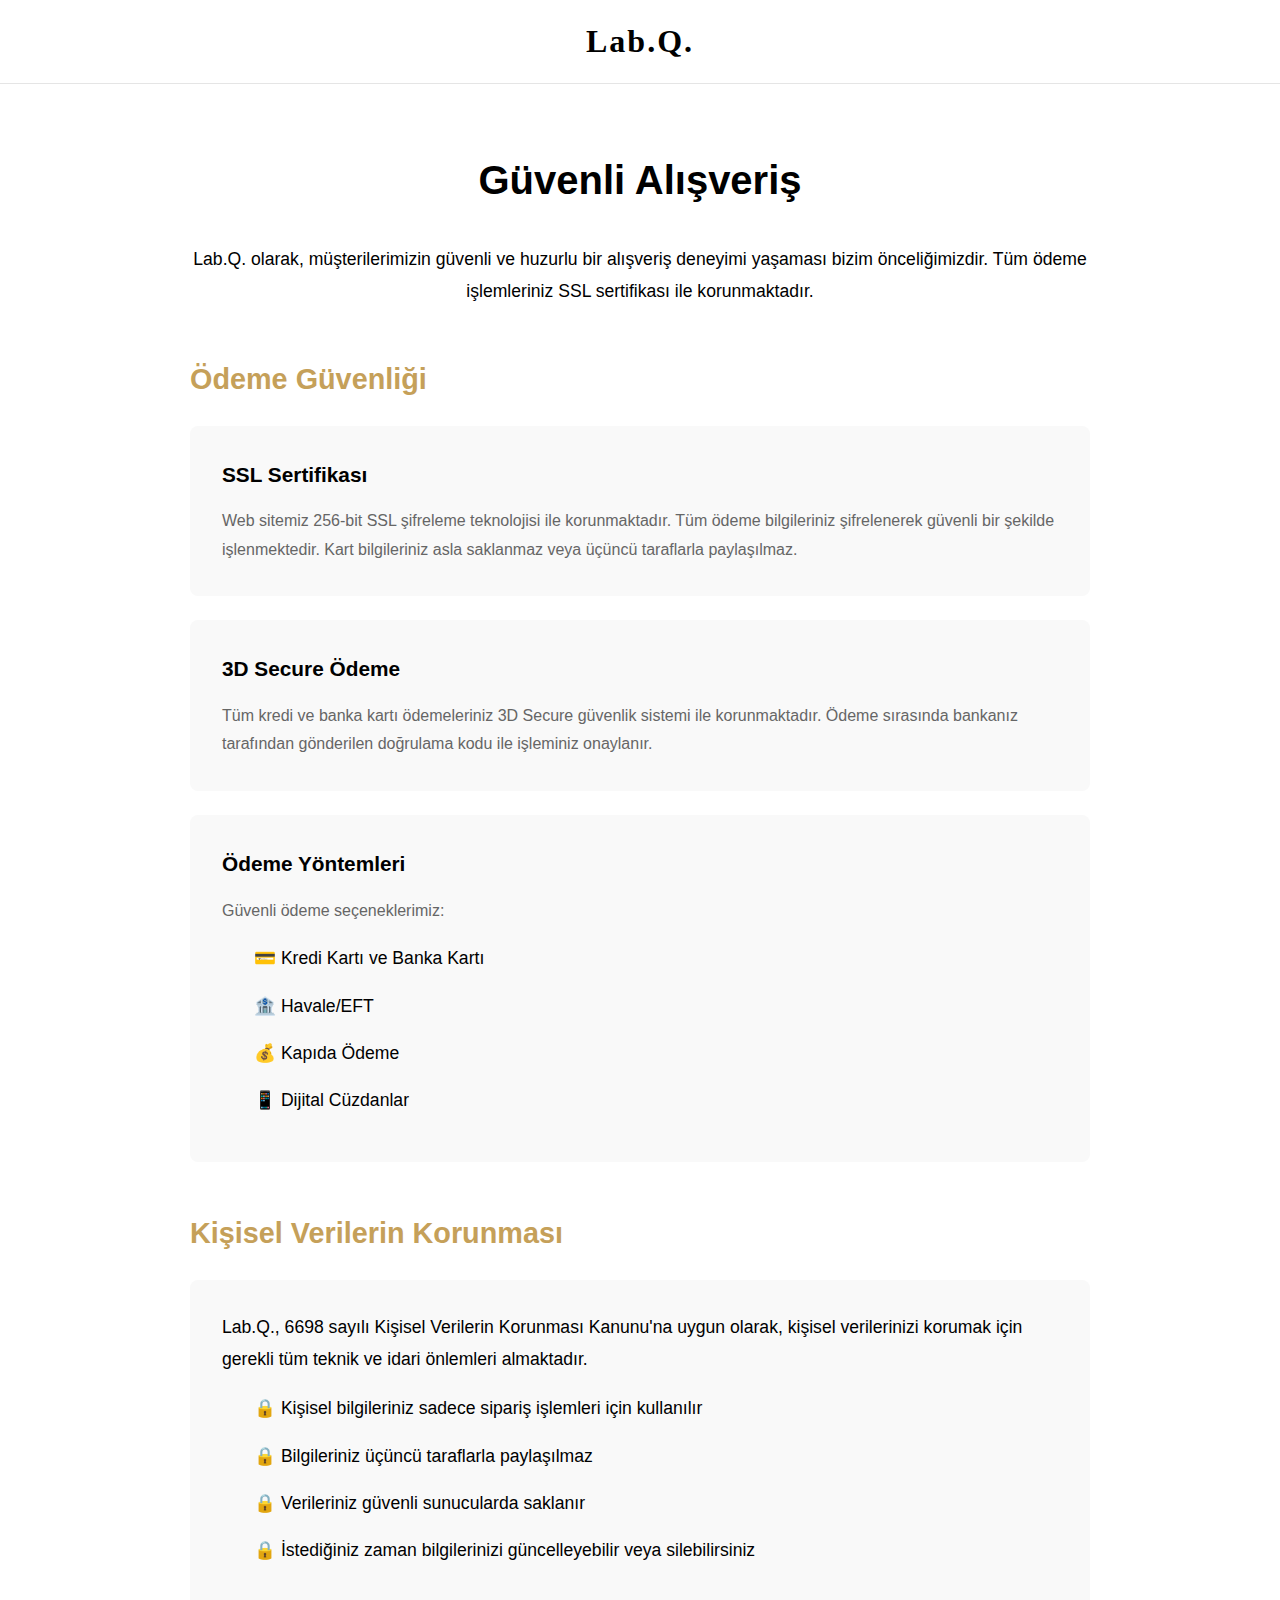
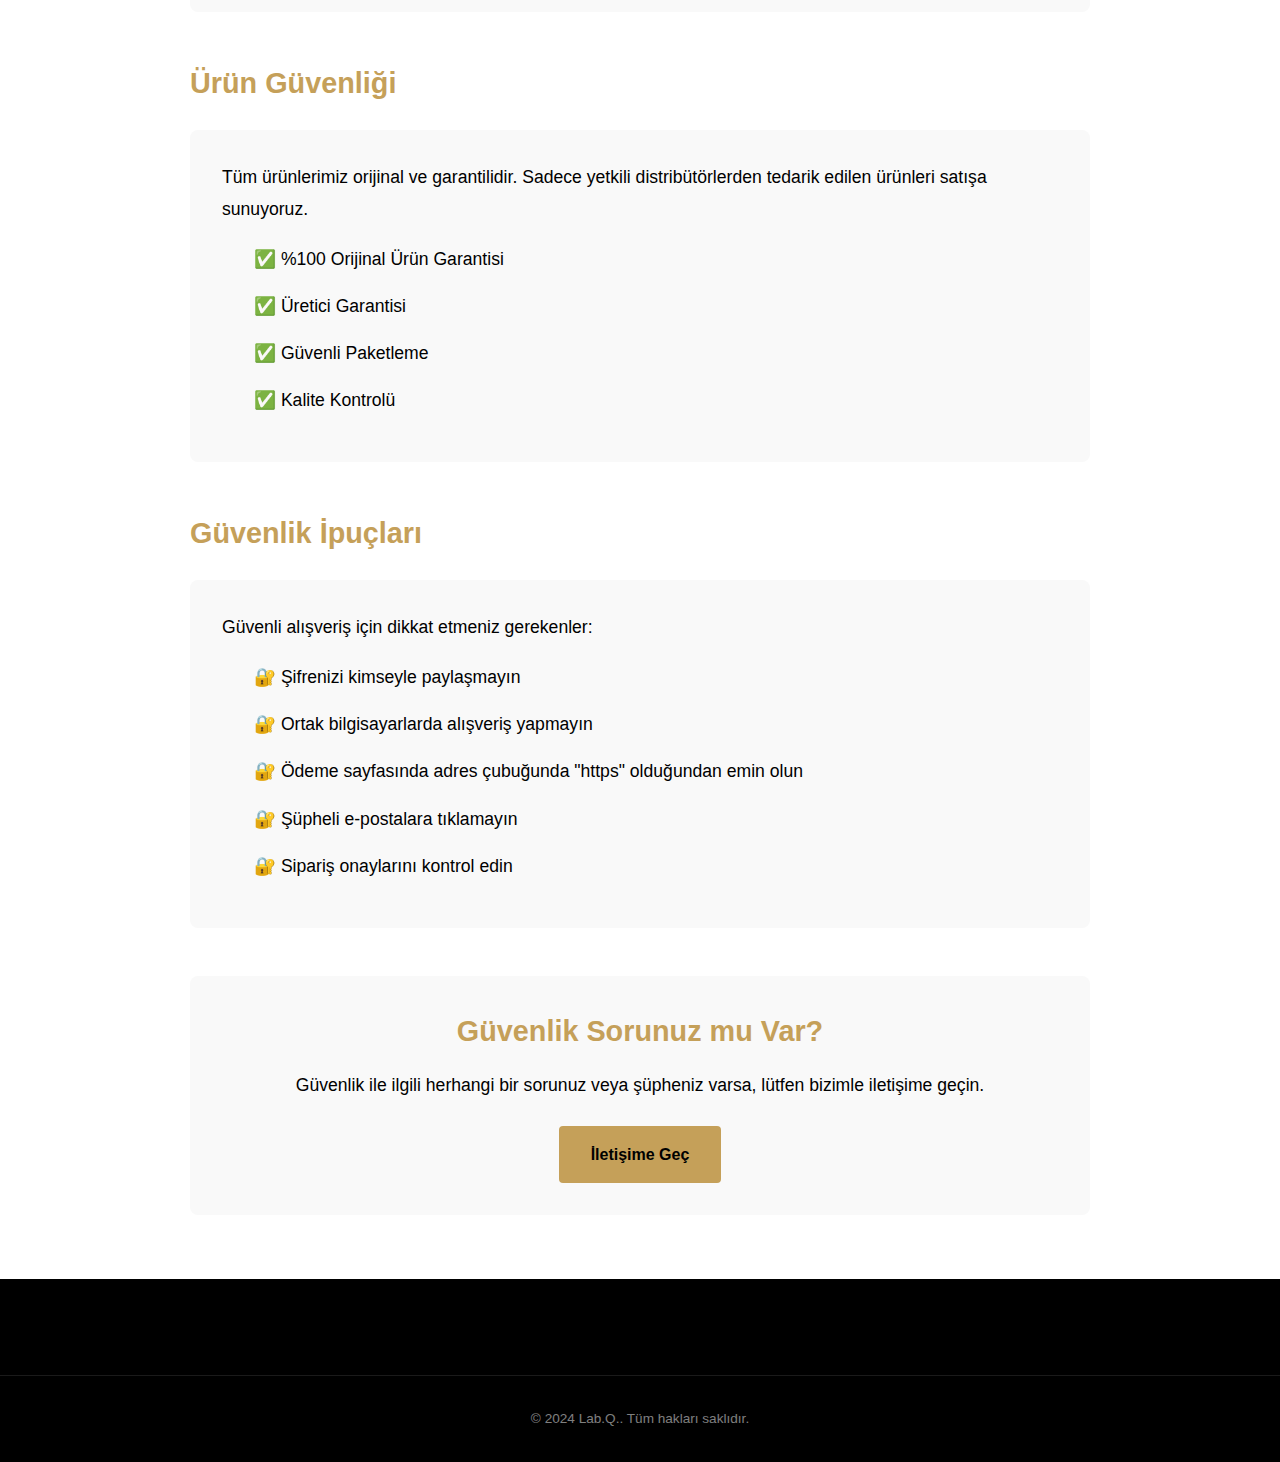
<file: pages/guvenli-alisveris.html>
<!DOCTYPE html>
<html lang="tr">
<head>
    <meta charset="UTF-8">
    <meta name="viewport" content="width=device-width, initial-scale=1.0">
    <title>Güvenli Alışveriş - Lab.Q.</title>
    <link rel="stylesheet" href="../css/style.css">
</head>
<body>
    <header class="header">
        <nav class="navbar">
            <div class="nav-center">
                <a href="../index.html" class="logo">Lab.Q.</a>
            </div>
        </nav>
    </header>
    <main class="container" style="padding: 4rem 0; min-height: 60vh; max-width: 900px;">
        <h1 style="font-size: 2.5rem; margin-bottom: 2rem; text-align: center;">Güvenli Alışveriş</h1>
        
        <section style="margin-bottom: 3rem;">
            <p style="line-height: 1.8; font-size: 1.1rem; margin-bottom: 2rem; text-align: center;">
                Lab.Q. olarak, müşterilerimizin güvenli ve huzurlu bir alışveriş deneyimi yaşaması bizim önceliğimizdir. Tüm ödeme işlemleriniz SSL sertifikası ile korunmaktadır.
            </p>
        </section>

        <section style="margin-bottom: 3rem;">
            <h2 style="font-size: 1.8rem; margin-bottom: 1.5rem; color: var(--color-gold);">Ödeme Güvenliği</h2>
            <div style="background: #f9f9f9; padding: 2rem; border-radius: 8px; margin-bottom: 1.5rem;">
                <h3 style="font-size: 1.3rem; margin-bottom: 1rem;">SSL Sertifikası</h3>
                <p style="line-height: 1.8; color: #666;">
                    Web sitemiz 256-bit SSL şifreleme teknolojisi ile korunmaktadır. Tüm ödeme bilgileriniz şifrelenerek güvenli bir şekilde işlenmektedir. Kart bilgileriniz asla saklanmaz veya üçüncü taraflarla paylaşılmaz.
                </p>
            </div>
            <div style="background: #f9f9f9; padding: 2rem; border-radius: 8px; margin-bottom: 1.5rem;">
                <h3 style="font-size: 1.3rem; margin-bottom: 1rem;">3D Secure Ödeme</h3>
                <p style="line-height: 1.8; color: #666;">
                    Tüm kredi ve banka kartı ödemeleriniz 3D Secure güvenlik sistemi ile korunmaktadır. Ödeme sırasında bankanız tarafından gönderilen doğrulama kodu ile işleminiz onaylanır.
                </p>
            </div>
            <div style="background: #f9f9f9; padding: 2rem; border-radius: 8px;">
                <h3 style="font-size: 1.3rem; margin-bottom: 1rem;">Ödeme Yöntemleri</h3>
                <p style="line-height: 1.8; color: #666; margin-bottom: 1rem;">
                    Güvenli ödeme seçeneklerimiz:
                </p>
                <ul style="line-height: 2; font-size: 1.1rem; list-style: none; padding: 0;">
                    <li style="margin-bottom: 0.75rem; padding-left: 2rem; position: relative;">💳 Kredi Kartı ve Banka Kartı</li>
                    <li style="margin-bottom: 0.75rem; padding-left: 2rem; position: relative;">🏦 Havale/EFT</li>
                    <li style="margin-bottom: 0.75rem; padding-left: 2rem; position: relative;">💰 Kapıda Ödeme</li>
                    <li style="margin-bottom: 0.75rem; padding-left: 2rem; position: relative;">📱 Dijital Cüzdanlar</li>
                </ul>
            </div>
        </section>

        <section style="margin-bottom: 3rem;">
            <h2 style="font-size: 1.8rem; margin-bottom: 1.5rem; color: var(--color-gold);">Kişisel Verilerin Korunması</h2>
            <div style="background: #f9f9f9; padding: 2rem; border-radius: 8px;">
                <p style="line-height: 1.8; font-size: 1.1rem; margin-bottom: 1rem;">
                    Lab.Q., 6698 sayılı Kişisel Verilerin Korunması Kanunu'na uygun olarak, kişisel verilerinizi korumak için gerekli tüm teknik ve idari önlemleri almaktadır.
                </p>
                <ul style="line-height: 2; font-size: 1.1rem; list-style: none; padding: 0;">
                    <li style="margin-bottom: 0.75rem; padding-left: 2rem; position: relative;">🔒 Kişisel bilgileriniz sadece sipariş işlemleri için kullanılır</li>
                    <li style="margin-bottom: 0.75rem; padding-left: 2rem; position: relative;">🔒 Bilgileriniz üçüncü taraflarla paylaşılmaz</li>
                    <li style="margin-bottom: 0.75rem; padding-left: 2rem; position: relative;">🔒 Verileriniz güvenli sunucularda saklanır</li>
                    <li style="margin-bottom: 0.75rem; padding-left: 2rem; position: relative;">🔒 İstediğiniz zaman bilgilerinizi güncelleyebilir veya silebilirsiniz</li>
                </ul>
            </div>
        </section>

        <section style="margin-bottom: 3rem;">
            <h2 style="font-size: 1.8rem; margin-bottom: 1.5rem; color: var(--color-gold);">Ürün Güvenliği</h2>
            <div style="background: #f9f9f9; padding: 2rem; border-radius: 8px;">
                <p style="line-height: 1.8; font-size: 1.1rem; margin-bottom: 1rem;">
                    Tüm ürünlerimiz orijinal ve garantilidir. Sadece yetkili distribütörlerden tedarik edilen ürünleri satışa sunuyoruz.
                </p>
                <ul style="line-height: 2; font-size: 1.1rem; list-style: none; padding: 0;">
                    <li style="margin-bottom: 0.75rem; padding-left: 2rem; position: relative;">✅ %100 Orijinal Ürün Garantisi</li>
                    <li style="margin-bottom: 0.75rem; padding-left: 2rem; position: relative;">✅ Üretici Garantisi</li>
                    <li style="margin-bottom: 0.75rem; padding-left: 2rem; position: relative;">✅ Güvenli Paketleme</li>
                    <li style="margin-bottom: 0.75rem; padding-left: 2rem; position: relative;">✅ Kalite Kontrolü</li>
                </ul>
            </div>
        </section>

        <section style="margin-bottom: 3rem;">
            <h2 style="font-size: 1.8rem; margin-bottom: 1.5rem; color: var(--color-gold);">Güvenlik İpuçları</h2>
            <div style="background: #f9f9f9; padding: 2rem; border-radius: 8px;">
                <p style="line-height: 1.8; font-size: 1.1rem; margin-bottom: 1rem;">
                    Güvenli alışveriş için dikkat etmeniz gerekenler:
                </p>
                <ul style="line-height: 2; font-size: 1.1rem; list-style: none; padding: 0;">
                    <li style="margin-bottom: 0.75rem; padding-left: 2rem; position: relative;">🔐 Şifrenizi kimseyle paylaşmayın</li>
                    <li style="margin-bottom: 0.75rem; padding-left: 2rem; position: relative;">🔐 Ortak bilgisayarlarda alışveriş yapmayın</li>
                    <li style="margin-bottom: 0.75rem; padding-left: 2rem; position: relative;">🔐 Ödeme sayfasında adres çubuğunda "https" olduğundan emin olun</li>
                    <li style="margin-bottom: 0.75rem; padding-left: 2rem; position: relative;">🔐 Şüpheli e-postalara tıklamayın</li>
                    <li style="margin-bottom: 0.75rem; padding-left: 2rem; position: relative;">🔐 Sipariş onaylarını kontrol edin</li>
                </ul>
            </div>
        </section>

        <section style="background: #f9f9f9; padding: 2rem; border-radius: 8px; text-align: center;">
            <h2 style="font-size: 1.8rem; margin-bottom: 1rem; color: var(--color-gold);">Güvenlik Sorunuz mu Var?</h2>
            <p style="line-height: 1.8; font-size: 1.1rem; margin-bottom: 1.5rem;">
                Güvenlik ile ilgili herhangi bir sorunuz veya şüpheniz varsa, lütfen bizimle iletişime geçin.
            </p>
            <a href="iletisim.html" style="padding: 1rem 2rem; background: var(--color-gold); color: #000; text-decoration: none; border-radius: 4px; font-weight: 600; display: inline-block;">
                İletişime Geç
            </a>
        </section>
    </main>
    <footer class="footer">
        <div class="footer-bottom">
            <p>&copy; 2024 Lab.Q.. Tüm hakları saklıdır.</p>
        </div>
    </footer>
    <script>
    (function(){
      const s = document.createElement("script");
      s.src = "https://panel.qmindlab.com/app/widget.js";
      s.async = true;
      s.dataset.tenantId = "fa4eb14a-b8d0-4ba0-b26b-20ad8be8768b";
      document.head.appendChild(s);
    })();
    </script>
</body>
</html>
</file>
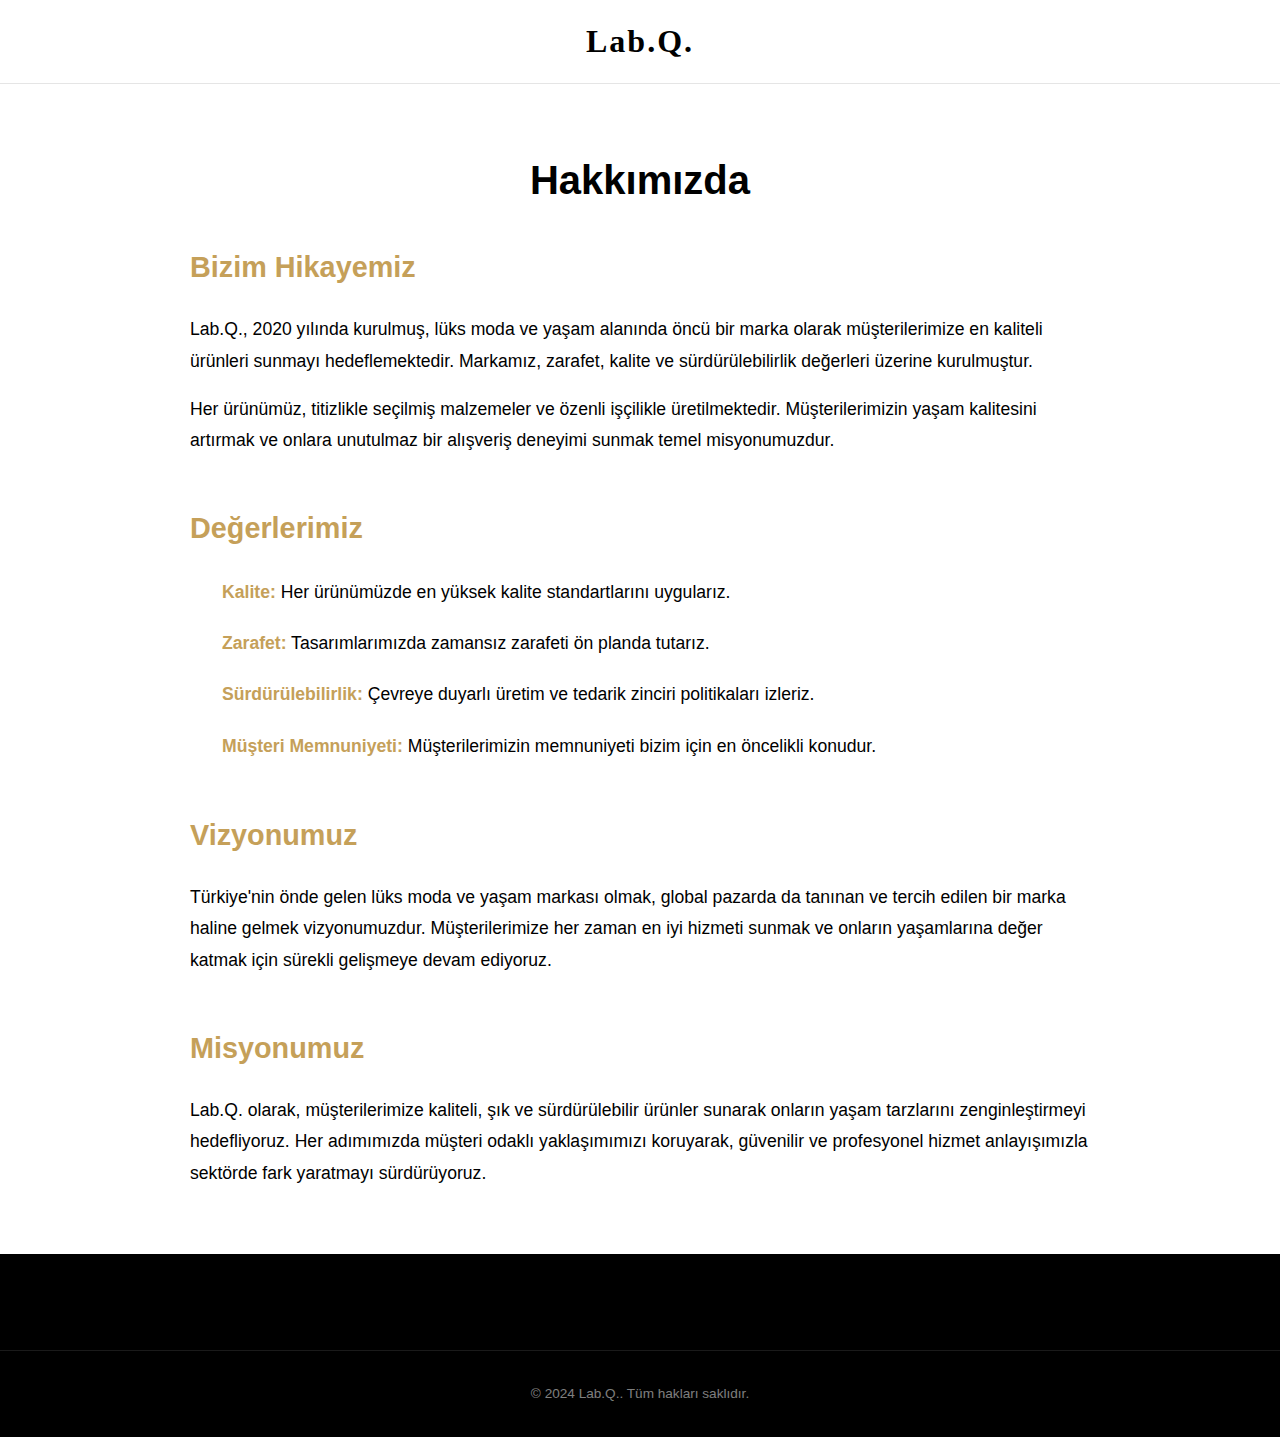
<file: pages/hakkimizda.html>
<!DOCTYPE html>
<html lang="tr">
<head>
    <meta charset="UTF-8">
    <meta name="viewport" content="width=device-width, initial-scale=1.0">
    <title>Hakkımızda - Lab.Q.</title>
    <link rel="stylesheet" href="../css/style.css">
</head>
<body>
    <header class="header">
        <nav class="navbar">
            <div class="nav-center">
                <a href="../index.html" class="logo">Lab.Q.</a>
            </div>
        </nav>
    </header>
    <main class="container" style="padding: 4rem 0; min-height: 60vh; max-width: 900px;">
        <h1 style="font-size: 2.5rem; margin-bottom: 2rem; text-align: center;">Hakkımızda</h1>
        
        <section style="margin-bottom: 3rem;">
            <h2 style="font-size: 1.8rem; margin-bottom: 1.5rem; color: var(--color-gold);">Bizim Hikayemiz</h2>
            <p style="line-height: 1.8; font-size: 1.1rem; margin-bottom: 1rem;">
                Lab.Q., 2020 yılında kurulmuş, lüks moda ve yaşam alanında öncü bir marka olarak müşterilerimize en kaliteli ürünleri sunmayı hedeflemektedir. Markamız, zarafet, kalite ve sürdürülebilirlik değerleri üzerine kurulmuştur.
            </p>
            <p style="line-height: 1.8; font-size: 1.1rem; margin-bottom: 1rem;">
                Her ürünümüz, titizlikle seçilmiş malzemeler ve özenli işçilikle üretilmektedir. Müşterilerimizin yaşam kalitesini artırmak ve onlara unutulmaz bir alışveriş deneyimi sunmak temel misyonumuzdur.
            </p>
        </section>

        <section style="margin-bottom: 3rem;">
            <h2 style="font-size: 1.8rem; margin-bottom: 1.5rem; color: var(--color-gold);">Değerlerimiz</h2>
            <ul style="line-height: 2; font-size: 1.1rem; list-style: none; padding: 0;">
                <li style="margin-bottom: 1rem; padding-left: 2rem; position: relative;">
                    <strong style="color: var(--color-gold);">Kalite:</strong> Her ürünümüzde en yüksek kalite standartlarını uygularız.
                </li>
                <li style="margin-bottom: 1rem; padding-left: 2rem; position: relative;">
                    <strong style="color: var(--color-gold);">Zarafet:</strong> Tasarımlarımızda zamansız zarafeti ön planda tutarız.
                </li>
                <li style="margin-bottom: 1rem; padding-left: 2rem; position: relative;">
                    <strong style="color: var(--color-gold);">Sürdürülebilirlik:</strong> Çevreye duyarlı üretim ve tedarik zinciri politikaları izleriz.
                </li>
                <li style="margin-bottom: 1rem; padding-left: 2rem; position: relative;">
                    <strong style="color: var(--color-gold);">Müşteri Memnuniyeti:</strong> Müşterilerimizin memnuniyeti bizim için en öncelikli konudur.
                </li>
            </ul>
        </section>

        <section style="margin-bottom: 3rem;">
            <h2 style="font-size: 1.8rem; margin-bottom: 1.5rem; color: var(--color-gold);">Vizyonumuz</h2>
            <p style="line-height: 1.8; font-size: 1.1rem;">
                Türkiye'nin önde gelen lüks moda ve yaşam markası olmak, global pazarda da tanınan ve tercih edilen bir marka haline gelmek vizyonumuzdur. Müşterilerimize her zaman en iyi hizmeti sunmak ve onların yaşamlarına değer katmak için sürekli gelişmeye devam ediyoruz.
            </p>
        </section>

        <section>
            <h2 style="font-size: 1.8rem; margin-bottom: 1.5rem; color: var(--color-gold);">Misyonumuz</h2>
            <p style="line-height: 1.8; font-size: 1.1rem;">
                Lab.Q. olarak, müşterilerimize kaliteli, şık ve sürdürülebilir ürünler sunarak onların yaşam tarzlarını zenginleştirmeyi hedefliyoruz. Her adımımızda müşteri odaklı yaklaşımımızı koruyarak, güvenilir ve profesyonel hizmet anlayışımızla sektörde fark yaratmayı sürdürüyoruz.
            </p>
        </section>
    </main>
    <footer class="footer">
        <div class="footer-bottom">
            <p>&copy; 2024 Lab.Q.. Tüm hakları saklıdır.</p>
        </div>
    </footer>
    <script>
    (function(){
      const s = document.createElement("script");
      s.src = "https://panel.qmindlab.com/app/widget.js";
      s.async = true;
      s.dataset.tenantId = "fa4eb14a-b8d0-4ba0-b26b-20ad8be8768b";
      document.head.appendChild(s);
    })();
    </script>
</body>
</html>
</file>
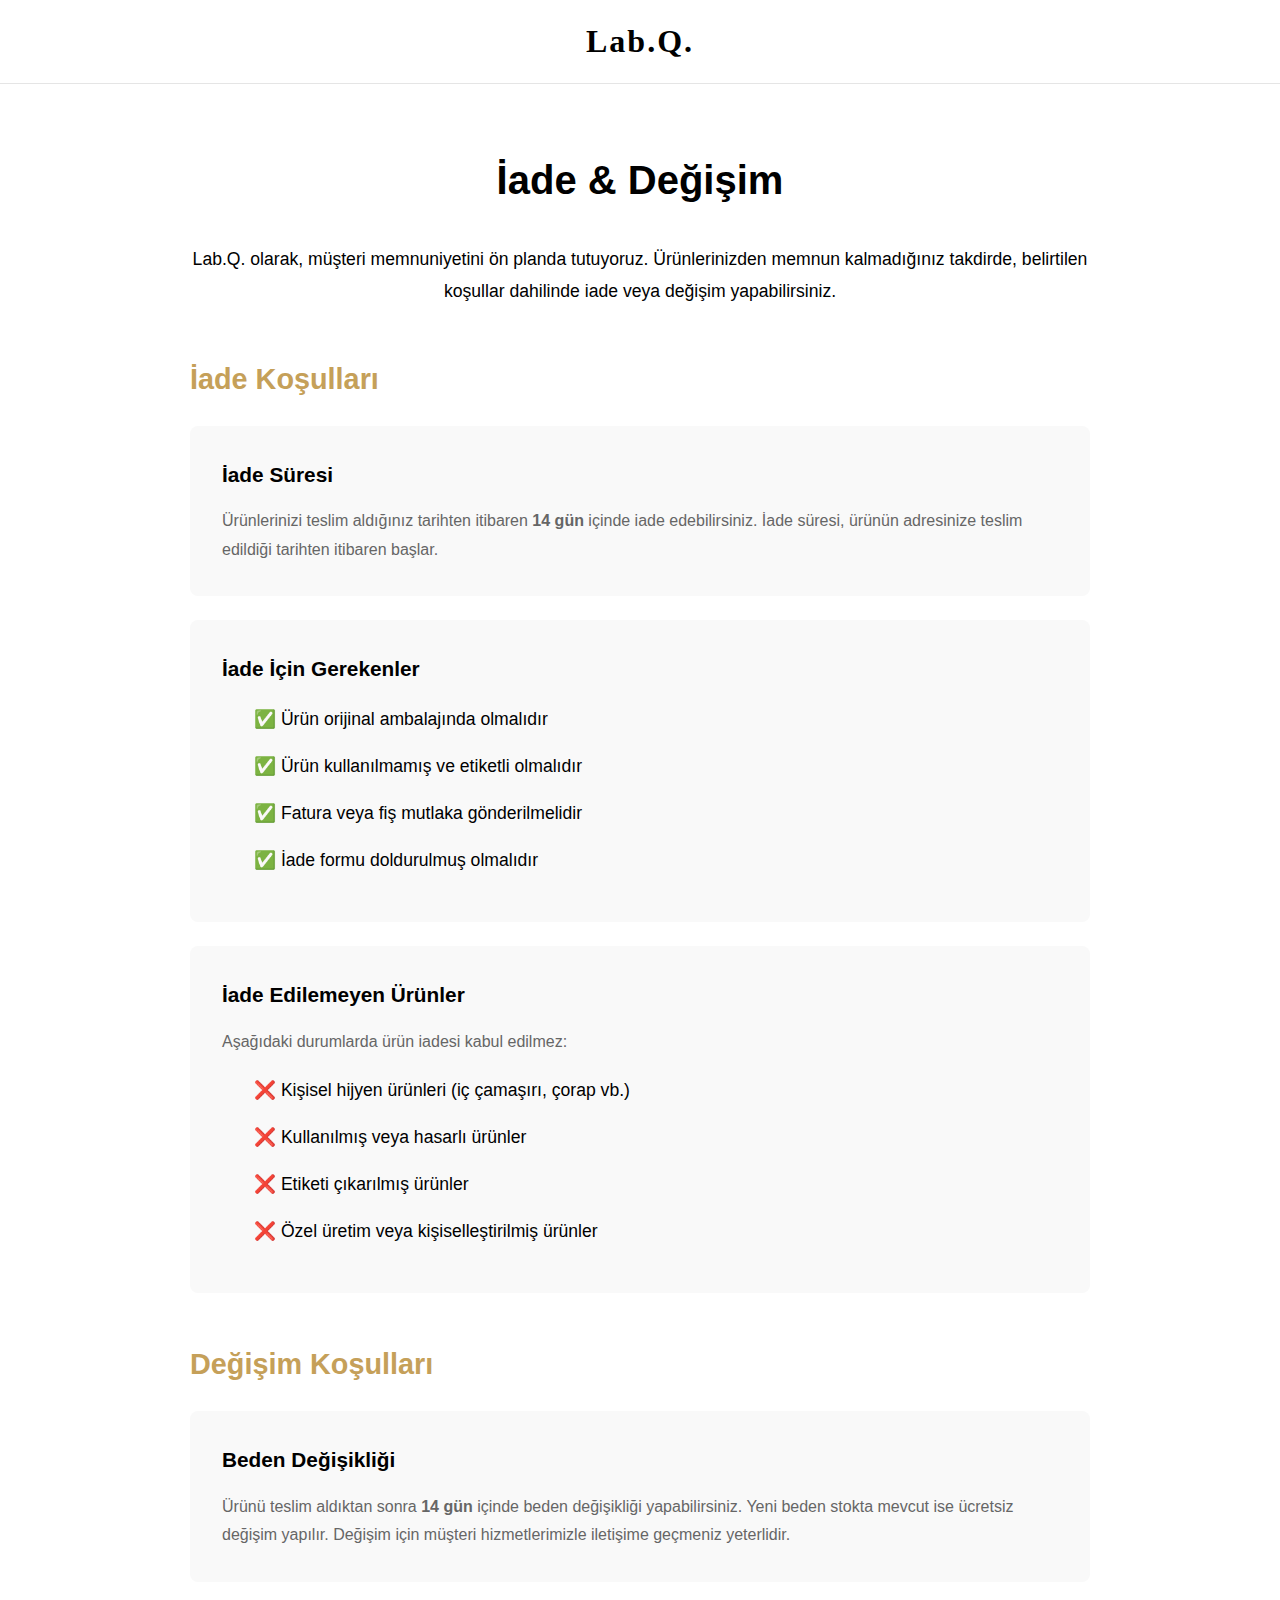
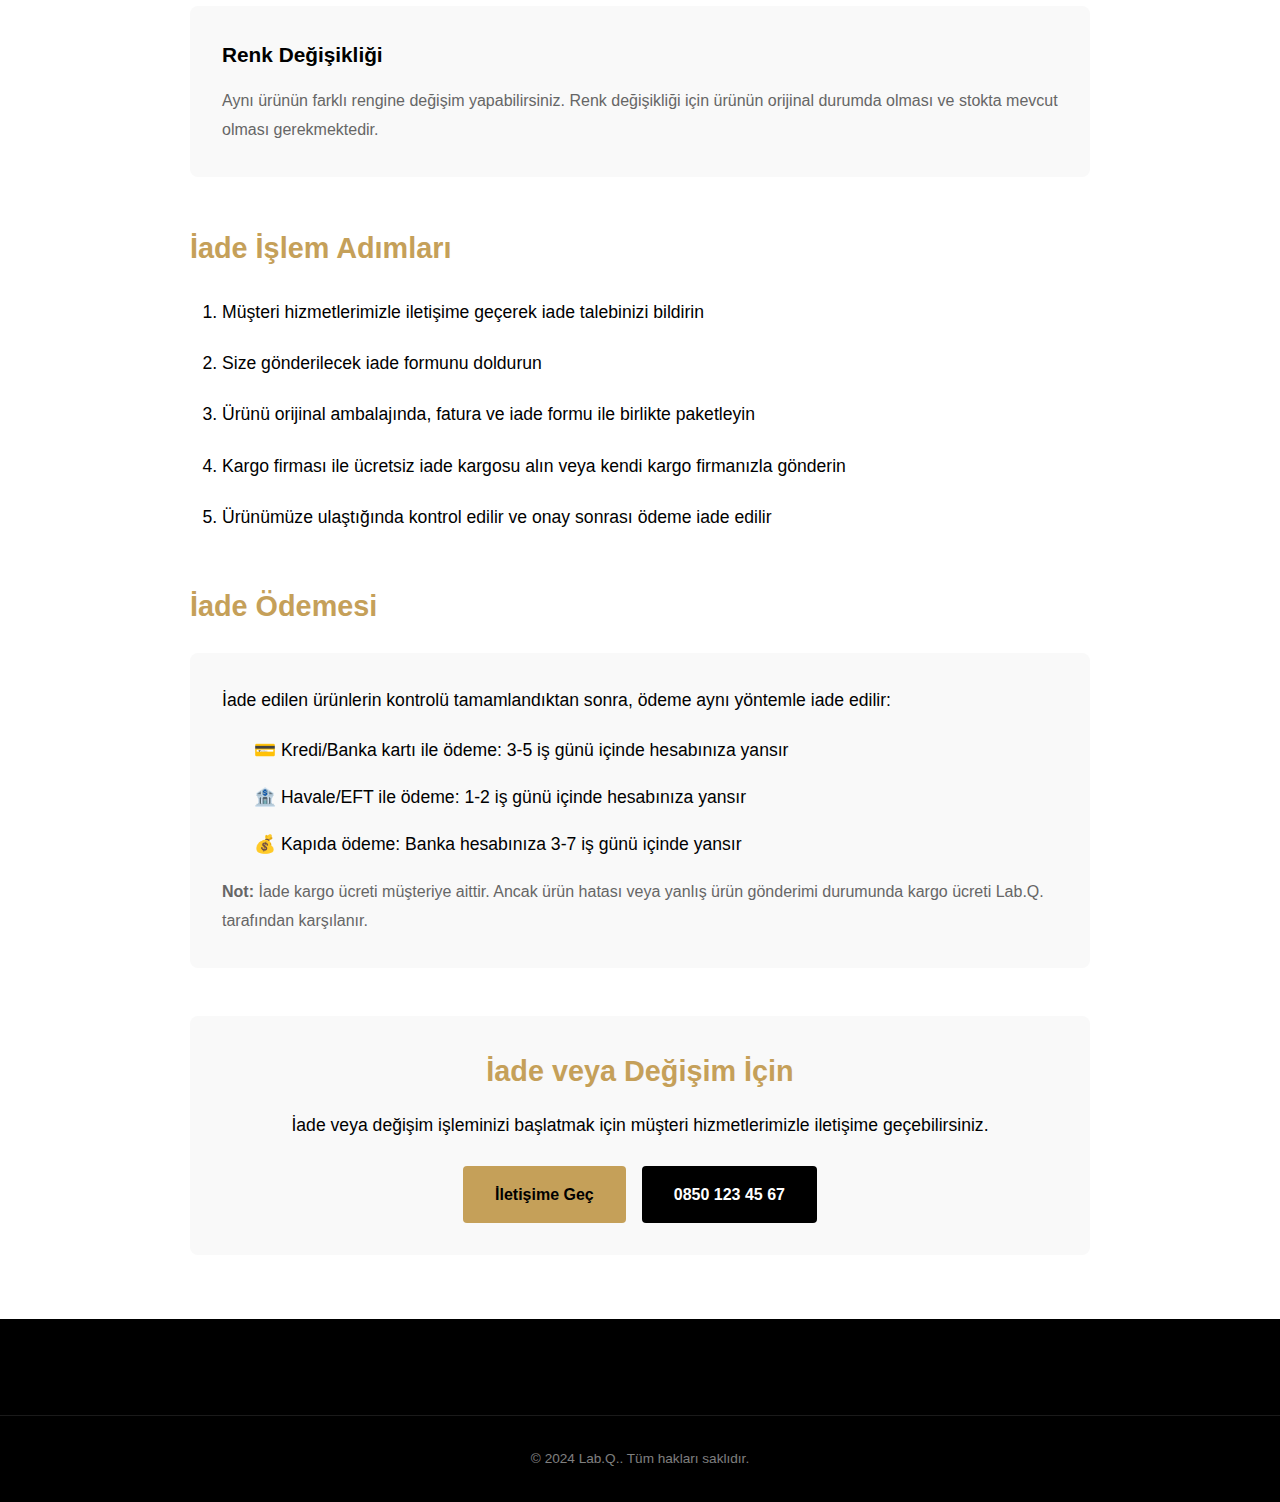
<file: pages/iade-degisim.html>
<!DOCTYPE html>
<html lang="tr">
<head>
    <meta charset="UTF-8">
    <meta name="viewport" content="width=device-width, initial-scale=1.0">
    <title>İade & Değişim - Lab.Q.</title>
    <link rel="stylesheet" href="../css/style.css">
</head>
<body>
    <header class="header">
        <nav class="navbar">
            <div class="nav-center">
                <a href="../index.html" class="logo">Lab.Q.</a>
            </div>
        </nav>
    </header>
    <main class="container" style="padding: 4rem 0; min-height: 60vh; max-width: 900px;">
        <h1 style="font-size: 2.5rem; margin-bottom: 2rem; text-align: center;">İade & Değişim</h1>
        
        <section style="margin-bottom: 3rem;">
            <p style="line-height: 1.8; font-size: 1.1rem; margin-bottom: 2rem; text-align: center;">
                Lab.Q. olarak, müşteri memnuniyetini ön planda tutuyoruz. Ürünlerinizden memnun kalmadığınız takdirde, belirtilen koşullar dahilinde iade veya değişim yapabilirsiniz.
            </p>
        </section>

        <section style="margin-bottom: 3rem;">
            <h2 style="font-size: 1.8rem; margin-bottom: 1.5rem; color: var(--color-gold);">İade Koşulları</h2>
            <div style="background: #f9f9f9; padding: 2rem; border-radius: 8px; margin-bottom: 1.5rem;">
                <h3 style="font-size: 1.3rem; margin-bottom: 1rem;">İade Süresi</h3>
                <p style="line-height: 1.8; color: #666;">
                    Ürünlerinizi teslim aldığınız tarihten itibaren <strong>14 gün</strong> içinde iade edebilirsiniz. İade süresi, ürünün adresinize teslim edildiği tarihten itibaren başlar.
                </p>
            </div>
            <div style="background: #f9f9f9; padding: 2rem; border-radius: 8px; margin-bottom: 1.5rem;">
                <h3 style="font-size: 1.3rem; margin-bottom: 1rem;">İade İçin Gerekenler</h3>
                <ul style="line-height: 2; font-size: 1.1rem; list-style: none; padding: 0;">
                    <li style="margin-bottom: 0.75rem; padding-left: 2rem; position: relative;">✅ Ürün orijinal ambalajında olmalıdır</li>
                    <li style="margin-bottom: 0.75rem; padding-left: 2rem; position: relative;">✅ Ürün kullanılmamış ve etiketli olmalıdır</li>
                    <li style="margin-bottom: 0.75rem; padding-left: 2rem; position: relative;">✅ Fatura veya fiş mutlaka gönderilmelidir</li>
                    <li style="margin-bottom: 0.75rem; padding-left: 2rem; position: relative;">✅ İade formu doldurulmuş olmalıdır</li>
                </ul>
            </div>
            <div style="background: #f9f9f9; padding: 2rem; border-radius: 8px;">
                <h3 style="font-size: 1.3rem; margin-bottom: 1rem;">İade Edilemeyen Ürünler</h3>
                <p style="line-height: 1.8; color: #666; margin-bottom: 1rem;">
                    Aşağıdaki durumlarda ürün iadesi kabul edilmez:
                </p>
                <ul style="line-height: 2; font-size: 1.1rem; list-style: none; padding: 0;">
                    <li style="margin-bottom: 0.75rem; padding-left: 2rem; position: relative;">❌ Kişisel hijyen ürünleri (iç çamaşırı, çorap vb.)</li>
                    <li style="margin-bottom: 0.75rem; padding-left: 2rem; position: relative;">❌ Kullanılmış veya hasarlı ürünler</li>
                    <li style="margin-bottom: 0.75rem; padding-left: 2rem; position: relative;">❌ Etiketi çıkarılmış ürünler</li>
                    <li style="margin-bottom: 0.75rem; padding-left: 2rem; position: relative;">❌ Özel üretim veya kişiselleştirilmiş ürünler</li>
                </ul>
            </div>
        </section>

        <section style="margin-bottom: 3rem;">
            <h2 style="font-size: 1.8rem; margin-bottom: 1.5rem; color: var(--color-gold);">Değişim Koşulları</h2>
            <div style="background: #f9f9f9; padding: 2rem; border-radius: 8px; margin-bottom: 1.5rem;">
                <h3 style="font-size: 1.3rem; margin-bottom: 1rem;">Beden Değişikliği</h3>
                <p style="line-height: 1.8; color: #666;">
                    Ürünü teslim aldıktan sonra <strong>14 gün</strong> içinde beden değişikliği yapabilirsiniz. Yeni beden stokta mevcut ise ücretsiz değişim yapılır. Değişim için müşteri hizmetlerimizle iletişime geçmeniz yeterlidir.
                </p>
            </div>
            <div style="background: #f9f9f9; padding: 2rem; border-radius: 8px;">
                <h3 style="font-size: 1.3rem; margin-bottom: 1rem;">Renk Değişikliği</h3>
                <p style="line-height: 1.8; color: #666;">
                    Aynı ürünün farklı rengine değişim yapabilirsiniz. Renk değişikliği için ürünün orijinal durumda olması ve stokta mevcut olması gerekmektedir.
                </p>
            </div>
        </section>

        <section style="margin-bottom: 3rem;">
            <h2 style="font-size: 1.8rem; margin-bottom: 1.5rem; color: var(--color-gold);">İade İşlem Adımları</h2>
            <ol style="line-height: 2; font-size: 1.1rem; padding-left: 2rem;">
                <li style="margin-bottom: 1rem;">Müşteri hizmetlerimizle iletişime geçerek iade talebinizi bildirin</li>
                <li style="margin-bottom: 1rem;">Size gönderilecek iade formunu doldurun</li>
                <li style="margin-bottom: 1rem;">Ürünü orijinal ambalajında, fatura ve iade formu ile birlikte paketleyin</li>
                <li style="margin-bottom: 1rem;">Kargo firması ile ücretsiz iade kargosu alın veya kendi kargo firmanızla gönderin</li>
                <li>Ürünümüze ulaştığında kontrol edilir ve onay sonrası ödeme iade edilir</li>
            </ol>
        </section>

        <section style="margin-bottom: 3rem;">
            <h2 style="font-size: 1.8rem; margin-bottom: 1.5rem; color: var(--color-gold);">İade Ödemesi</h2>
            <div style="background: #f9f9f9; padding: 2rem; border-radius: 8px;">
                <p style="line-height: 1.8; font-size: 1.1rem; margin-bottom: 1rem;">
                    İade edilen ürünlerin kontrolü tamamlandıktan sonra, ödeme aynı yöntemle iade edilir:
                </p>
                <ul style="line-height: 2; font-size: 1.1rem; list-style: none; padding: 0;">
                    <li style="margin-bottom: 0.75rem; padding-left: 2rem; position: relative;">💳 Kredi/Banka kartı ile ödeme: 3-5 iş günü içinde hesabınıza yansır</li>
                    <li style="margin-bottom: 0.75rem; padding-left: 2rem; position: relative;">🏦 Havale/EFT ile ödeme: 1-2 iş günü içinde hesabınıza yansır</li>
                    <li style="margin-bottom: 0.75rem; padding-left: 2rem; position: relative;">💰 Kapıda ödeme: Banka hesabınıza 3-7 iş günü içinde yansır</li>
                </ul>
                <p style="line-height: 1.8; font-size: 1rem; color: #666; margin-top: 1rem;">
                    <strong>Not:</strong> İade kargo ücreti müşteriye aittir. Ancak ürün hatası veya yanlış ürün gönderimi durumunda kargo ücreti Lab.Q. tarafından karşılanır.
                </p>
            </div>
        </section>

        <section style="background: #f9f9f9; padding: 2rem; border-radius: 8px; text-align: center;">
            <h2 style="font-size: 1.8rem; margin-bottom: 1rem; color: var(--color-gold);">İade veya Değişim İçin</h2>
            <p style="line-height: 1.8; font-size: 1.1rem; margin-bottom: 1.5rem;">
                İade veya değişim işleminizi başlatmak için müşteri hizmetlerimizle iletişime geçebilirsiniz.
            </p>
            <div style="display: flex; gap: 1rem; justify-content: center; flex-wrap: wrap;">
                <a href="iletisim.html" style="padding: 1rem 2rem; background: var(--color-gold); color: #000; text-decoration: none; border-radius: 4px; font-weight: 600;">İletişime Geç</a>
                <a href="tel:08501234567" style="padding: 1rem 2rem; background: #000; color: #fff; text-decoration: none; border-radius: 4px; font-weight: 600;">0850 123 45 67</a>
            </div>
        </section>
    </main>
    <footer class="footer">
        <div class="footer-bottom">
            <p>&copy; 2024 Lab.Q.. Tüm hakları saklıdır.</p>
        </div>
    </footer>
    <script>
    (function(){
      const s = document.createElement("script");
      s.src = "https://panel.qmindlab.com/app/widget.js";
      s.async = true;
      s.dataset.tenantId = "fa4eb14a-b8d0-4ba0-b26b-20ad8be8768b";
      document.head.appendChild(s);
    })();
    </script>
</body>
</html>
</file>
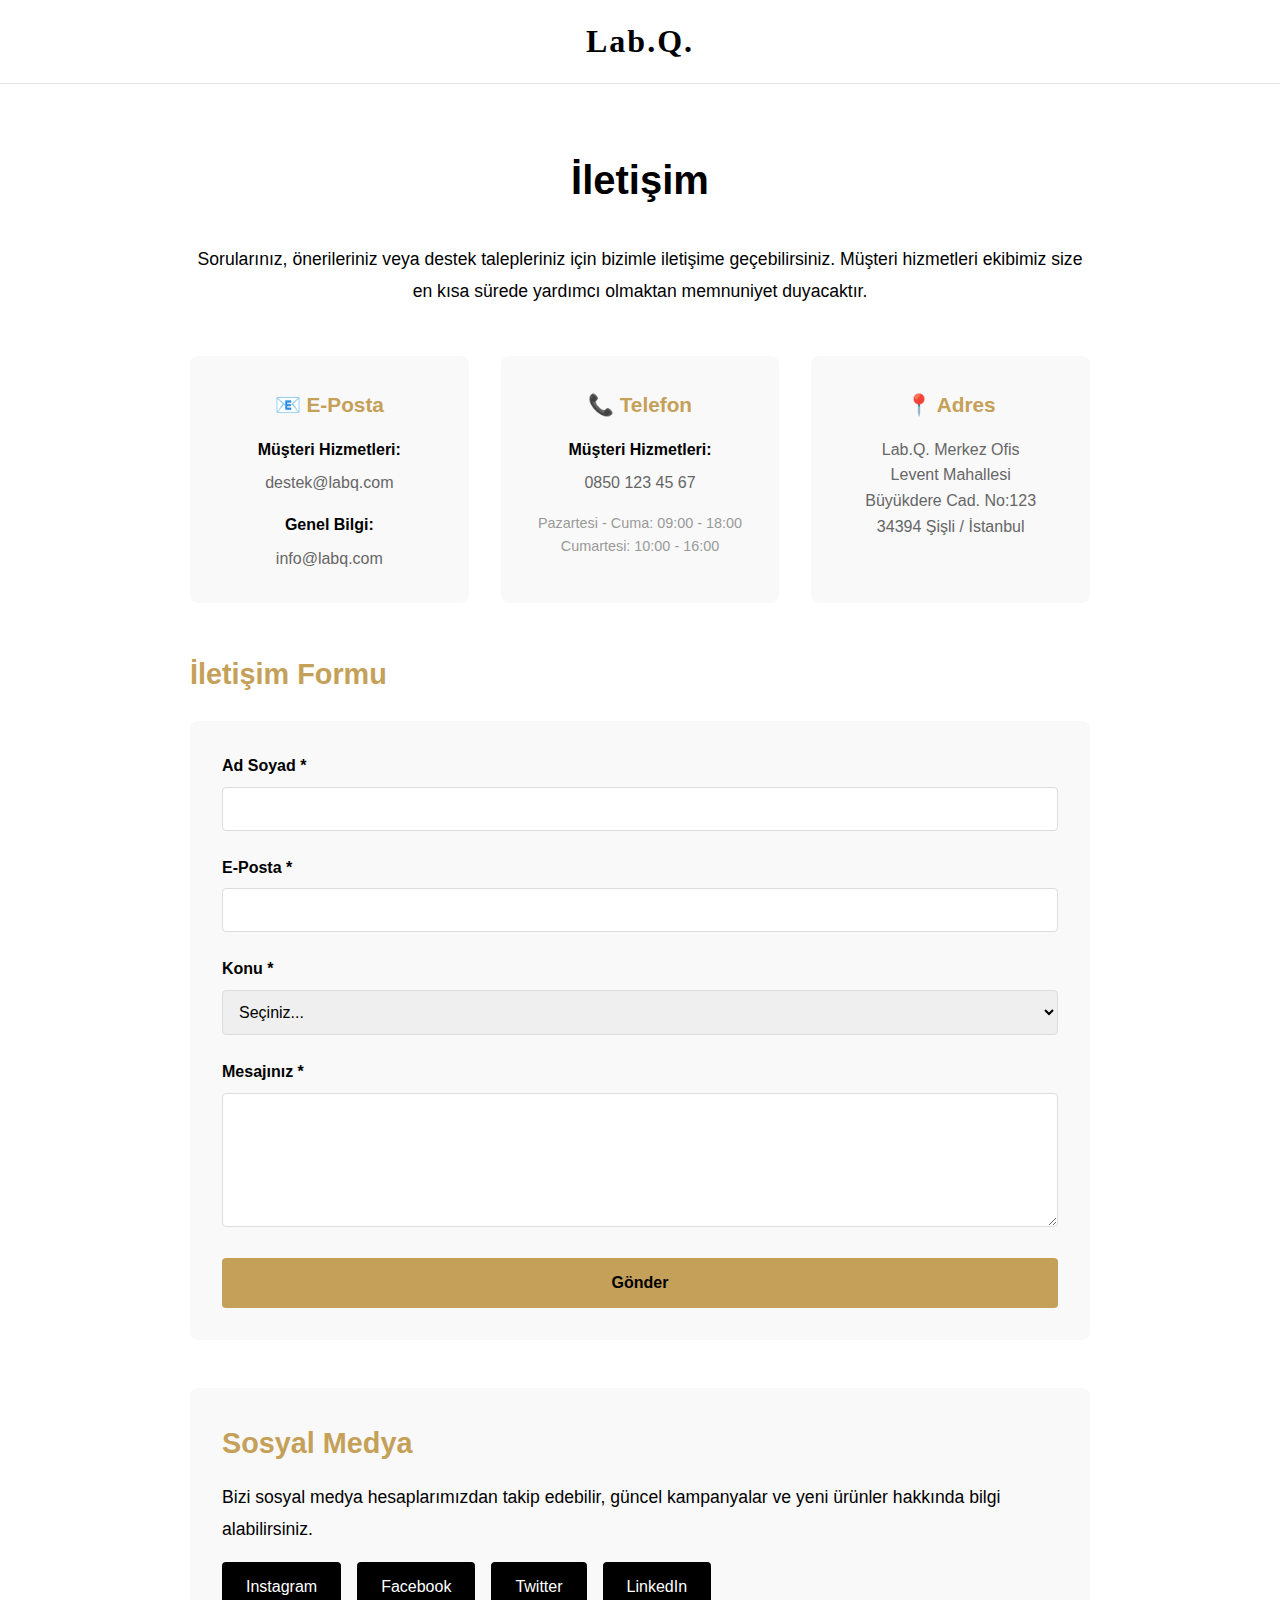
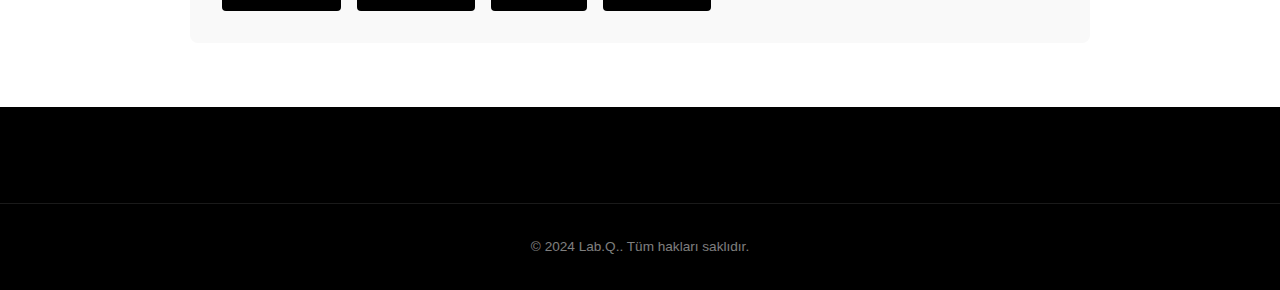
<file: pages/iletisim.html>
<!DOCTYPE html>
<html lang="tr">
<head>
    <meta charset="UTF-8">
    <meta name="viewport" content="width=device-width, initial-scale=1.0">
    <title>İletişim - Lab.Q.</title>
    <link rel="stylesheet" href="../css/style.css">
</head>
<body>
    <header class="header">
        <nav class="navbar">
            <div class="nav-center">
                <a href="../index.html" class="logo">Lab.Q.</a>
            </div>
        </nav>
    </header>
    <main class="container" style="padding: 4rem 0; min-height: 60vh; max-width: 900px;">
        <h1 style="font-size: 2.5rem; margin-bottom: 2rem; text-align: center;">İletişim</h1>
        
        <section style="margin-bottom: 3rem;">
            <p style="line-height: 1.8; font-size: 1.1rem; margin-bottom: 2rem; text-align: center;">
                Sorularınız, önerileriniz veya destek talepleriniz için bizimle iletişime geçebilirsiniz. Müşteri hizmetleri ekibimiz size en kısa sürede yardımcı olmaktan memnuniyet duyacaktır.
            </p>
        </section>

        <div style="display: grid; grid-template-columns: repeat(auto-fit, minmax(250px, 1fr)); gap: 2rem; margin-bottom: 3rem;">
            <div style="background: #f9f9f9; padding: 2rem; border-radius: 8px; text-align: center;">
                <h3 style="font-size: 1.3rem; margin-bottom: 1rem; color: var(--color-gold);">📧 E-Posta</h3>
                <p style="line-height: 1.6; margin-bottom: 0.5rem;"><strong>Müşteri Hizmetleri:</strong></p>
                <p style="line-height: 1.6; color: #666;">destek@labq.com</p>
                <p style="line-height: 1.6; margin-top: 1rem; margin-bottom: 0.5rem;"><strong>Genel Bilgi:</strong></p>
                <p style="line-height: 1.6; color: #666;">info@labq.com</p>
            </div>

            <div style="background: #f9f9f9; padding: 2rem; border-radius: 8px; text-align: center;">
                <h3 style="font-size: 1.3rem; margin-bottom: 1rem; color: var(--color-gold);">📞 Telefon</h3>
                <p style="line-height: 1.6; margin-bottom: 0.5rem;"><strong>Müşteri Hizmetleri:</strong></p>
                <p style="line-height: 1.6; color: #666;">0850 123 45 67</p>
                <p style="line-height: 1.6; margin-top: 1rem; font-size: 0.9rem; color: #999;">
                    Pazartesi - Cuma: 09:00 - 18:00<br>
                    Cumartesi: 10:00 - 16:00
                </p>
            </div>

            <div style="background: #f9f9f9; padding: 2rem; border-radius: 8px; text-align: center;">
                <h3 style="font-size: 1.3rem; margin-bottom: 1rem; color: var(--color-gold);">📍 Adres</h3>
                <p style="line-height: 1.6; color: #666;">
                    Lab.Q. Merkez Ofis<br>
                    Levent Mahallesi<br>
                    Büyükdere Cad. No:123<br>
                    34394 Şişli / İstanbul
                </p>
            </div>
        </div>

        <section style="margin-bottom: 3rem;">
            <h2 style="font-size: 1.8rem; margin-bottom: 1.5rem; color: var(--color-gold);">İletişim Formu</h2>
            <form style="background: #f9f9f9; padding: 2rem; border-radius: 8px;">
                <div style="margin-bottom: 1.5rem;">
                    <label style="display: block; margin-bottom: 0.5rem; font-weight: 600;">Ad Soyad *</label>
                    <input type="text" required style="width: 100%; padding: 0.75rem; border: 1px solid #ddd; border-radius: 4px; font-size: 1rem;">
                </div>
                <div style="margin-bottom: 1.5rem;">
                    <label style="display: block; margin-bottom: 0.5rem; font-weight: 600;">E-Posta *</label>
                    <input type="email" required style="width: 100%; padding: 0.75rem; border: 1px solid #ddd; border-radius: 4px; font-size: 1rem;">
                </div>
                <div style="margin-bottom: 1.5rem;">
                    <label style="display: block; margin-bottom: 0.5rem; font-weight: 600;">Konu *</label>
                    <select required style="width: 100%; padding: 0.75rem; border: 1px solid #ddd; border-radius: 4px; font-size: 1rem;">
                        <option value="">Seçiniz...</option>
                        <option value="siparis">Sipariş Sorgulama</option>
                        <option value="iade">İade & Değişim</option>
                        <option value="urun">Ürün Bilgisi</option>
                        <option value="diger">Diğer</option>
                    </select>
                </div>
                <div style="margin-bottom: 1.5rem;">
                    <label style="display: block; margin-bottom: 0.5rem; font-weight: 600;">Mesajınız *</label>
                    <textarea required rows="6" style="width: 100%; padding: 0.75rem; border: 1px solid #ddd; border-radius: 4px; font-size: 1rem; font-family: inherit;"></textarea>
                </div>
                <button type="submit" style="background: var(--color-gold); color: #000; padding: 1rem 2rem; border: none; border-radius: 4px; font-size: 1rem; font-weight: 600; cursor: pointer; width: 100%;">
                    Gönder
                </button>
            </form>
        </section>

        <section style="background: #f9f9f9; padding: 2rem; border-radius: 8px;">
            <h2 style="font-size: 1.8rem; margin-bottom: 1rem; color: var(--color-gold);">Sosyal Medya</h2>
            <p style="line-height: 1.8; font-size: 1.1rem; margin-bottom: 1rem;">
                Bizi sosyal medya hesaplarımızdan takip edebilir, güncel kampanyalar ve yeni ürünler hakkında bilgi alabilirsiniz.
            </p>
            <div style="display: flex; gap: 1rem; flex-wrap: wrap;">
                <a href="#" style="padding: 0.75rem 1.5rem; background: #000; color: #fff; text-decoration: none; border-radius: 4px;">Instagram</a>
                <a href="#" style="padding: 0.75rem 1.5rem; background: #000; color: #fff; text-decoration: none; border-radius: 4px;">Facebook</a>
                <a href="#" style="padding: 0.75rem 1.5rem; background: #000; color: #fff; text-decoration: none; border-radius: 4px;">Twitter</a>
                <a href="#" style="padding: 0.75rem 1.5rem; background: #000; color: #fff; text-decoration: none; border-radius: 4px;">LinkedIn</a>
            </div>
        </section>
    </main>
    <footer class="footer">
        <div class="footer-bottom">
            <p>&copy; 2024 Lab.Q.. Tüm hakları saklıdır.</p>
        </div>
    </footer>
    <script>
    (function(){
      const s = document.createElement("script");
      s.src = "https://panel.qmindlab.com/app/widget.js";
      s.async = true;
      s.dataset.tenantId = "fa4eb14a-b8d0-4ba0-b26b-20ad8be8768b";
      document.head.appendChild(s);
    })();
    </script>
</body>
</html>
</file>
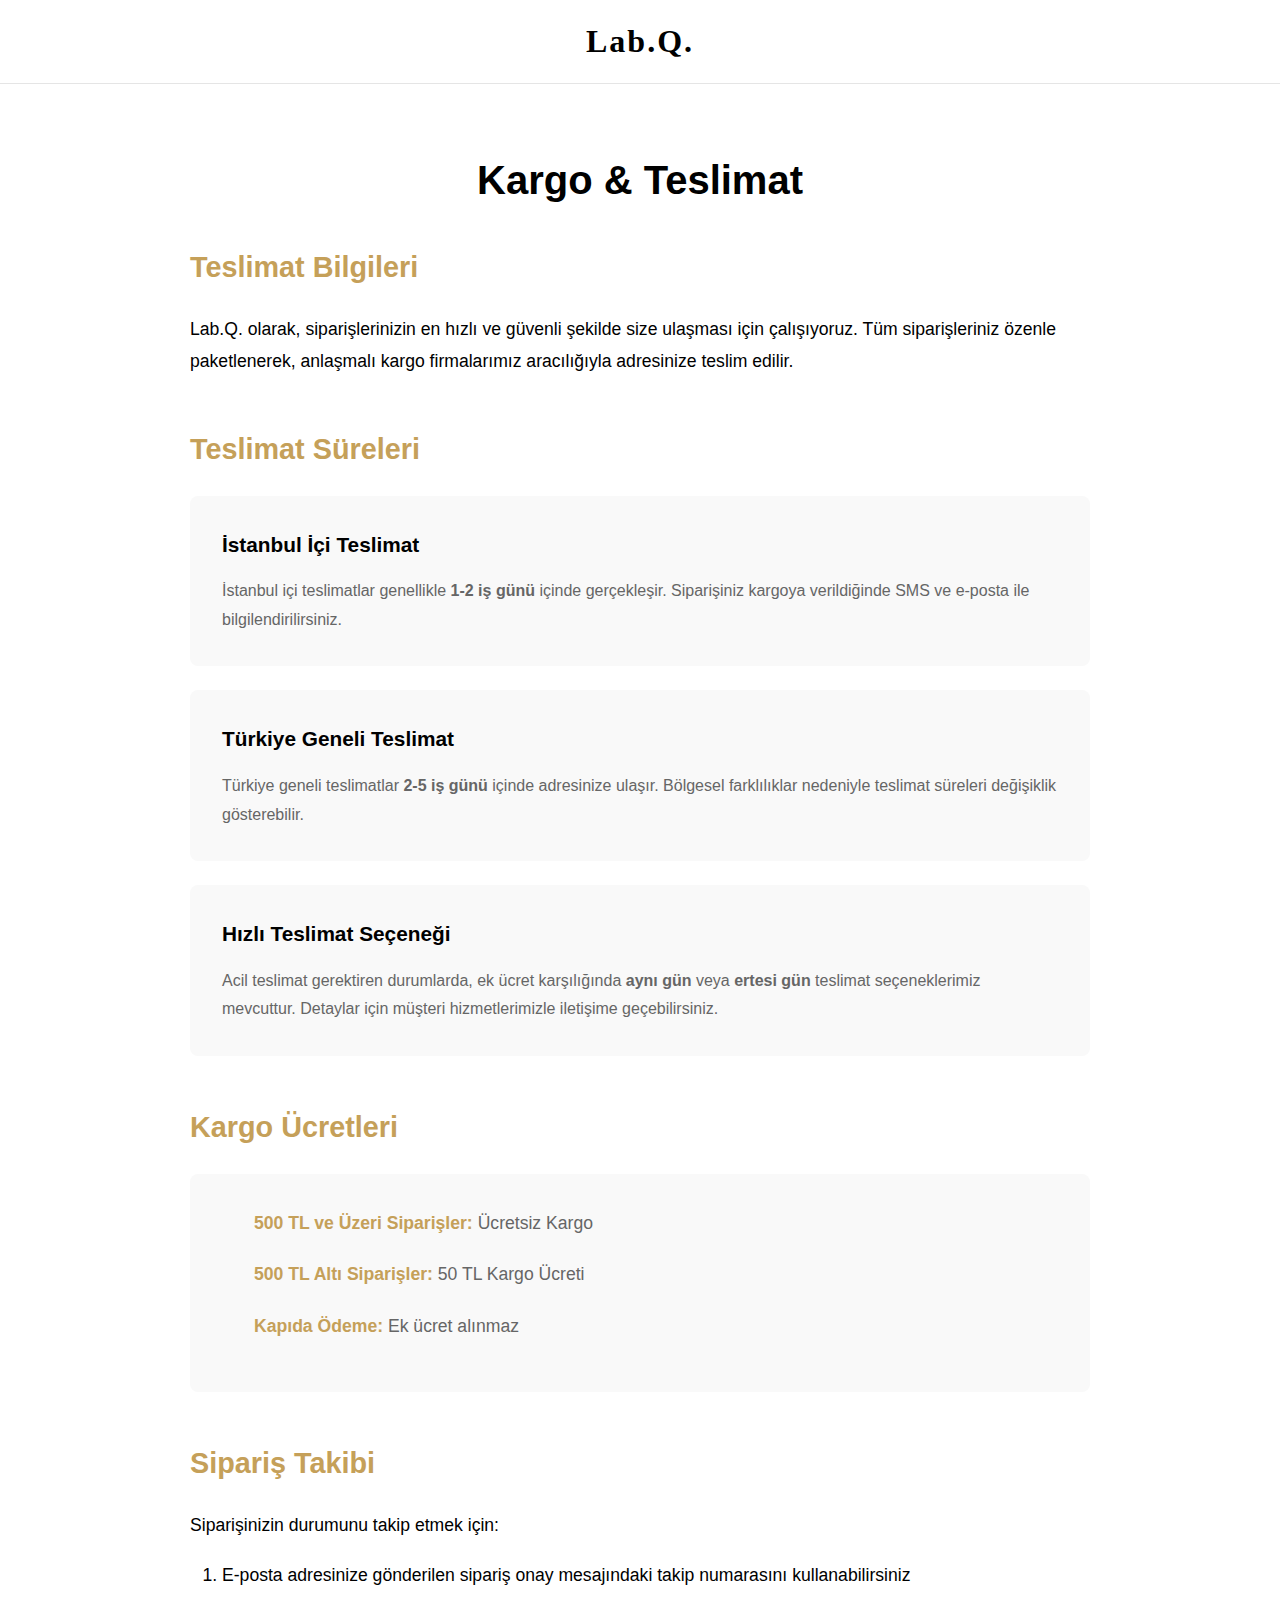
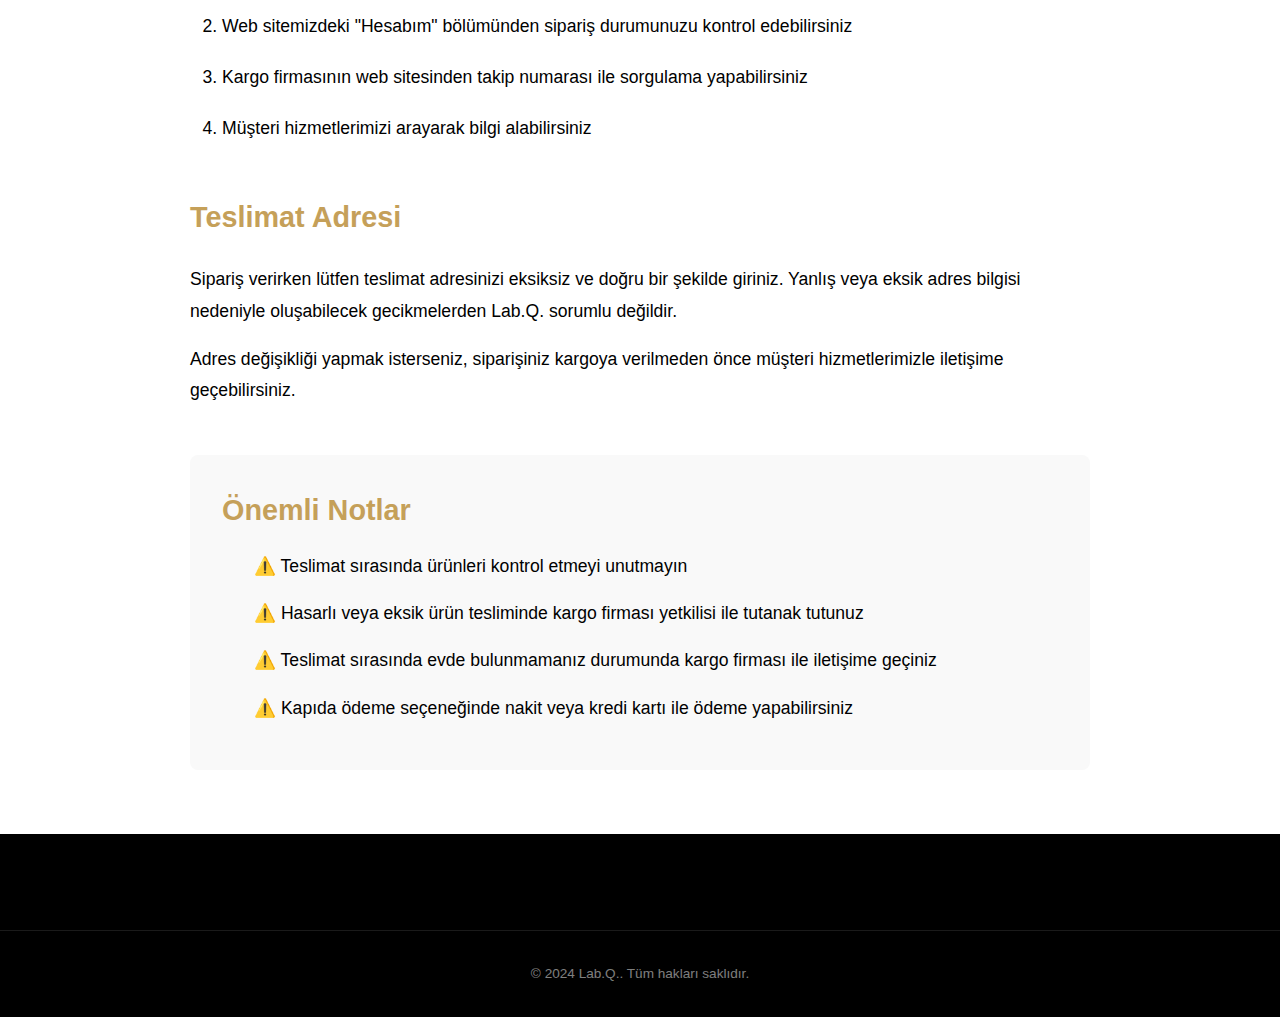
<file: pages/kargo-teslimat.html>
<!DOCTYPE html>
<html lang="tr">
<head>
    <meta charset="UTF-8">
    <meta name="viewport" content="width=device-width, initial-scale=1.0">
    <title>Kargo & Teslimat - Lab.Q.</title>
    <link rel="stylesheet" href="../css/style.css">
</head>
<body>
    <header class="header">
        <nav class="navbar">
            <div class="nav-center">
                <a href="../index.html" class="logo">Lab.Q.</a>
            </div>
        </nav>
    </header>
    <main class="container" style="padding: 4rem 0; min-height: 60vh; max-width: 900px;">
        <h1 style="font-size: 2.5rem; margin-bottom: 2rem; text-align: center;">Kargo & Teslimat</h1>
        
        <section style="margin-bottom: 3rem;">
            <h2 style="font-size: 1.8rem; margin-bottom: 1.5rem; color: var(--color-gold);">Teslimat Bilgileri</h2>
            <p style="line-height: 1.8; font-size: 1.1rem; margin-bottom: 1rem;">
                Lab.Q. olarak, siparişlerinizin en hızlı ve güvenli şekilde size ulaşması için çalışıyoruz. Tüm siparişleriniz özenle paketlenerek, anlaşmalı kargo firmalarımız aracılığıyla adresinize teslim edilir.
            </p>
        </section>

        <section style="margin-bottom: 3rem;">
            <h2 style="font-size: 1.8rem; margin-bottom: 1.5rem; color: var(--color-gold);">Teslimat Süreleri</h2>
            <div style="background: #f9f9f9; padding: 2rem; border-radius: 8px; margin-bottom: 1.5rem;">
                <h3 style="font-size: 1.3rem; margin-bottom: 1rem;">İstanbul İçi Teslimat</h3>
                <p style="line-height: 1.8; color: #666;">
                    İstanbul içi teslimatlar genellikle <strong>1-2 iş günü</strong> içinde gerçekleşir. Siparişiniz kargoya verildiğinde SMS ve e-posta ile bilgilendirilirsiniz.
                </p>
            </div>
            <div style="background: #f9f9f9; padding: 2rem; border-radius: 8px; margin-bottom: 1.5rem;">
                <h3 style="font-size: 1.3rem; margin-bottom: 1rem;">Türkiye Geneli Teslimat</h3>
                <p style="line-height: 1.8; color: #666;">
                    Türkiye geneli teslimatlar <strong>2-5 iş günü</strong> içinde adresinize ulaşır. Bölgesel farklılıklar nedeniyle teslimat süreleri değişiklik gösterebilir.
                </p>
            </div>
            <div style="background: #f9f9f9; padding: 2rem; border-radius: 8px;">
                <h3 style="font-size: 1.3rem; margin-bottom: 1rem;">Hızlı Teslimat Seçeneği</h3>
                <p style="line-height: 1.8; color: #666;">
                    Acil teslimat gerektiren durumlarda, ek ücret karşılığında <strong>aynı gün</strong> veya <strong>ertesi gün</strong> teslimat seçeneklerimiz mevcuttur. Detaylar için müşteri hizmetlerimizle iletişime geçebilirsiniz.
                </p>
            </div>
        </section>

        <section style="margin-bottom: 3rem;">
            <h2 style="font-size: 1.8rem; margin-bottom: 1.5rem; color: var(--color-gold);">Kargo Ücretleri</h2>
            <div style="background: #f9f9f9; padding: 2rem; border-radius: 8px;">
                <ul style="line-height: 2; font-size: 1.1rem; list-style: none; padding: 0;">
                    <li style="margin-bottom: 1rem; padding-left: 2rem; position: relative;">
                        <strong style="color: var(--color-gold);">500 TL ve Üzeri Siparişler:</strong> <span style="color: #666;">Ücretsiz Kargo</span>
                    </li>
                    <li style="margin-bottom: 1rem; padding-left: 2rem; position: relative;">
                        <strong style="color: var(--color-gold);">500 TL Altı Siparişler:</strong> <span style="color: #666;">50 TL Kargo Ücreti</span>
                    </li>
                    <li style="margin-bottom: 1rem; padding-left: 2rem; position: relative;">
                        <strong style="color: var(--color-gold);">Kapıda Ödeme:</strong> <span style="color: #666;">Ek ücret alınmaz</span>
                    </li>
                </ul>
            </div>
        </section>

        <section style="margin-bottom: 3rem;">
            <h2 style="font-size: 1.8rem; margin-bottom: 1.5rem; color: var(--color-gold);">Sipariş Takibi</h2>
            <p style="line-height: 1.8; font-size: 1.1rem; margin-bottom: 1rem;">
                Siparişinizin durumunu takip etmek için:
            </p>
            <ol style="line-height: 2; font-size: 1.1rem; padding-left: 2rem;">
                <li style="margin-bottom: 1rem;">E-posta adresinize gönderilen sipariş onay mesajındaki takip numarasını kullanabilirsiniz</li>
                <li style="margin-bottom: 1rem;">Web sitemizdeki "Hesabım" bölümünden sipariş durumunuzu kontrol edebilirsiniz</li>
                <li style="margin-bottom: 1rem;">Kargo firmasının web sitesinden takip numarası ile sorgulama yapabilirsiniz</li>
                <li>Müşteri hizmetlerimizi arayarak bilgi alabilirsiniz</li>
            </ol>
        </section>

        <section style="margin-bottom: 3rem;">
            <h2 style="font-size: 1.8rem; margin-bottom: 1.5rem; color: var(--color-gold);">Teslimat Adresi</h2>
            <p style="line-height: 1.8; font-size: 1.1rem; margin-bottom: 1rem;">
                Sipariş verirken lütfen teslimat adresinizi eksiksiz ve doğru bir şekilde giriniz. Yanlış veya eksik adres bilgisi nedeniyle oluşabilecek gecikmelerden Lab.Q. sorumlu değildir.
            </p>
            <p style="line-height: 1.8; font-size: 1.1rem;">
                Adres değişikliği yapmak isterseniz, siparişiniz kargoya verilmeden önce müşteri hizmetlerimizle iletişime geçebilirsiniz.
            </p>
        </section>

        <section style="background: #f9f9f9; padding: 2rem; border-radius: 8px;">
            <h2 style="font-size: 1.8rem; margin-bottom: 1rem; color: var(--color-gold);">Önemli Notlar</h2>
            <ul style="line-height: 2; font-size: 1.1rem; list-style: none; padding: 0;">
                <li style="margin-bottom: 0.75rem; padding-left: 2rem; position: relative;">⚠️ Teslimat sırasında ürünleri kontrol etmeyi unutmayın</li>
                <li style="margin-bottom: 0.75rem; padding-left: 2rem; position: relative;">⚠️ Hasarlı veya eksik ürün tesliminde kargo firması yetkilisi ile tutanak tutunuz</li>
                <li style="margin-bottom: 0.75rem; padding-left: 2rem; position: relative;">⚠️ Teslimat sırasında evde bulunmamanız durumunda kargo firması ile iletişime geçiniz</li>
                <li style="margin-bottom: 0.75rem; padding-left: 2rem; position: relative;">⚠️ Kapıda ödeme seçeneğinde nakit veya kredi kartı ile ödeme yapabilirsiniz</li>
            </ul>
        </section>
    </main>
    <footer class="footer">
        <div class="footer-bottom">
            <p>&copy; 2024 Lab.Q.. Tüm hakları saklıdır.</p>
        </div>
    </footer>
    <script>
    (function(){
      const s = document.createElement("script");
      s.src = "https://panel.qmindlab.com/app/widget.js";
      s.async = true;
      s.dataset.tenantId = "fa4eb14a-b8d0-4ba0-b26b-20ad8be8768b";
      document.head.appendChild(s);
    })();
    </script>
</body>
</html>
</file>
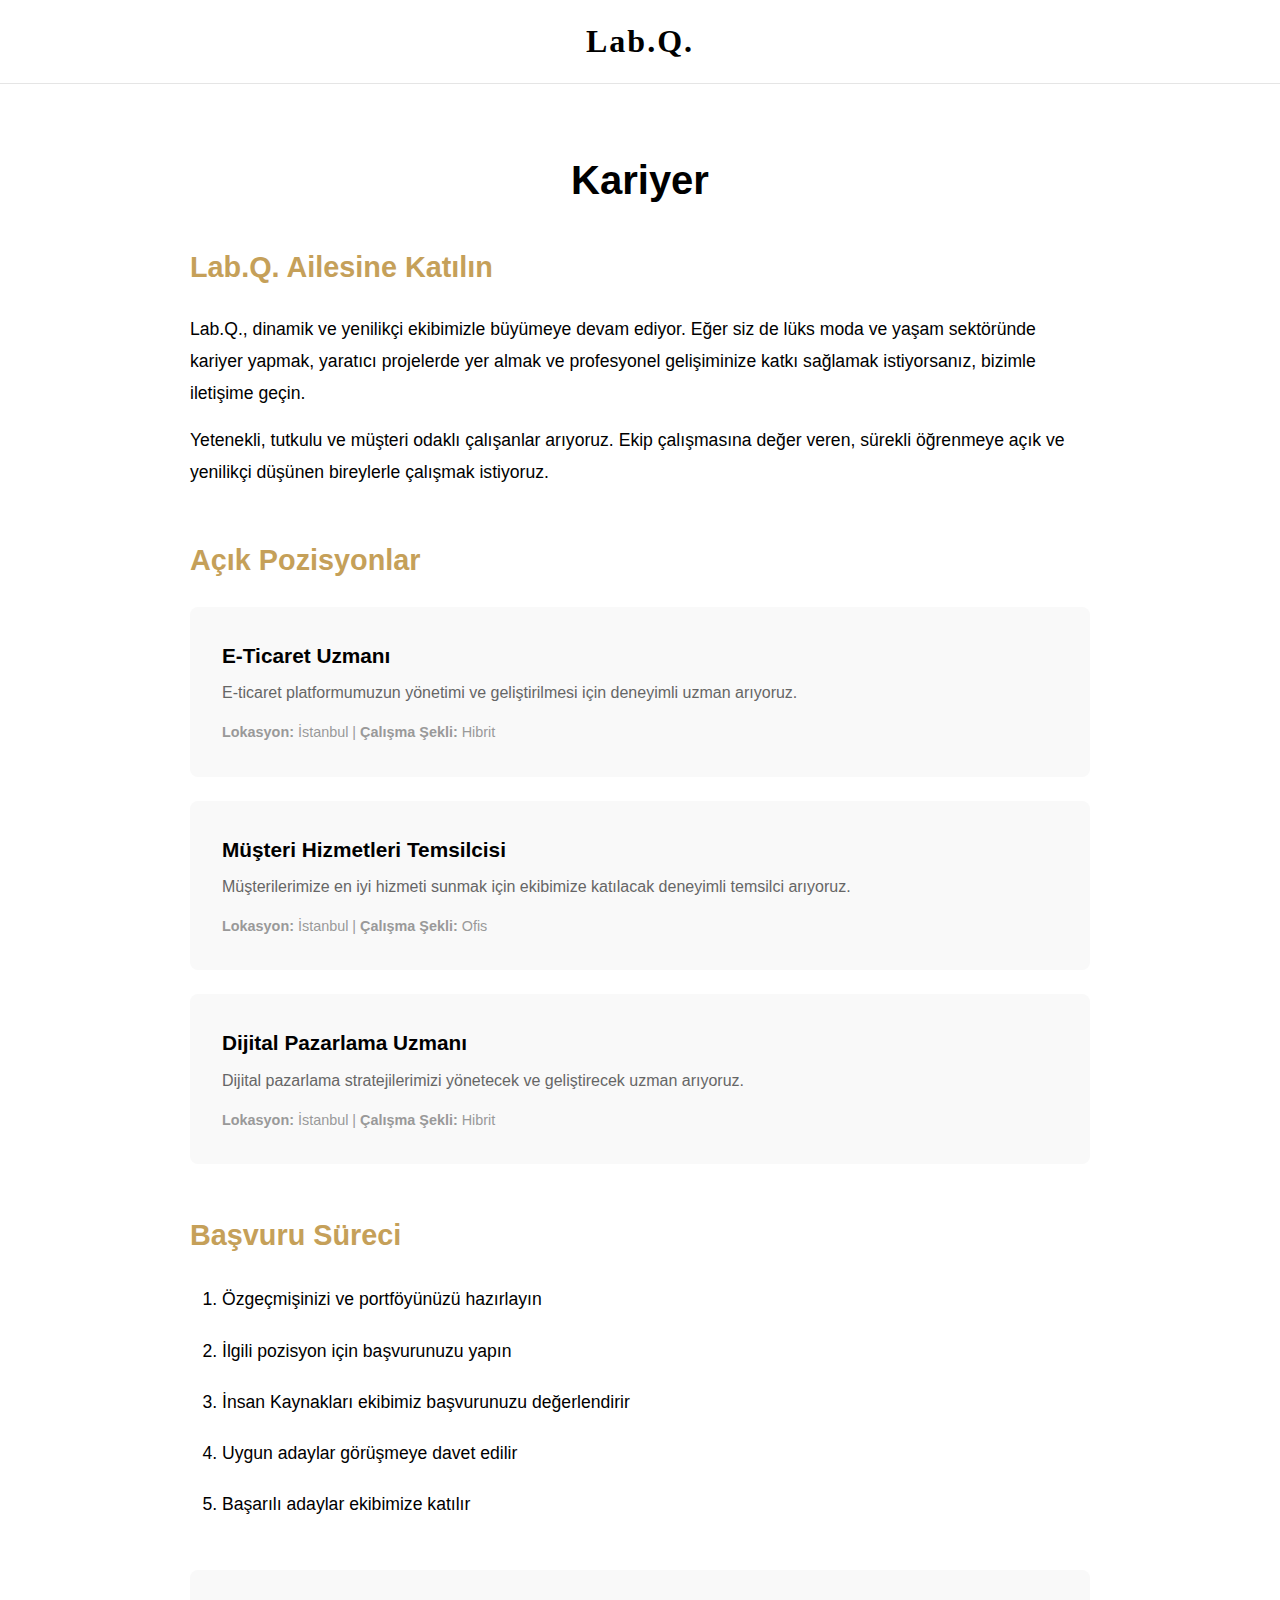
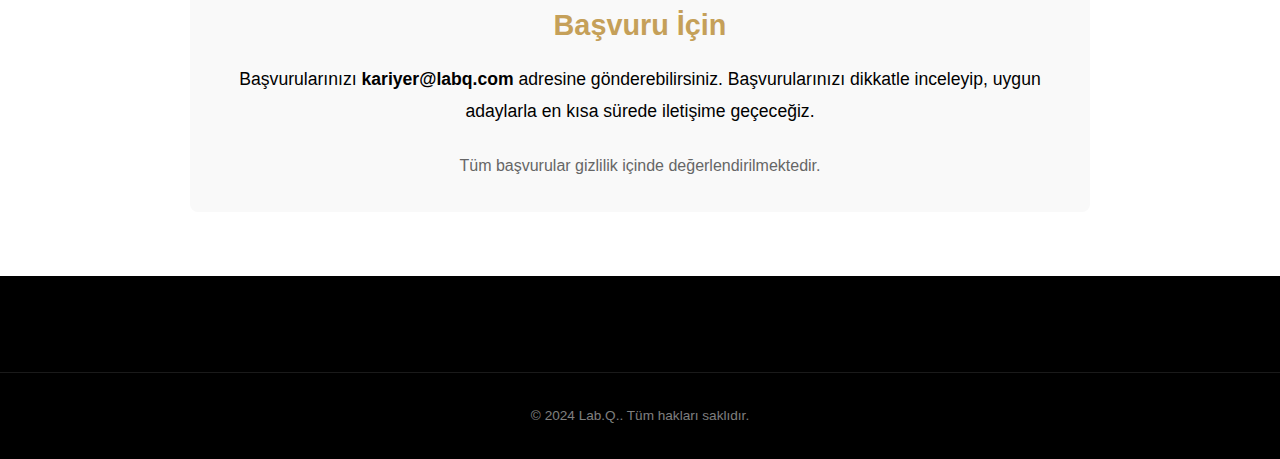
<file: pages/kariyer.html>
<!DOCTYPE html>
<html lang="tr">
<head>
    <meta charset="UTF-8">
    <meta name="viewport" content="width=device-width, initial-scale=1.0">
    <title>Kariyer - Lab.Q.</title>
    <link rel="stylesheet" href="../css/style.css">
</head>
<body>
    <header class="header">
        <nav class="navbar">
            <div class="nav-center">
                <a href="../index.html" class="logo">Lab.Q.</a>
            </div>
        </nav>
    </header>
    <main class="container" style="padding: 4rem 0; min-height: 60vh; max-width: 900px;">
        <h1 style="font-size: 2.5rem; margin-bottom: 2rem; text-align: center;">Kariyer</h1>
        
        <section style="margin-bottom: 3rem;">
            <h2 style="font-size: 1.8rem; margin-bottom: 1.5rem; color: var(--color-gold);">Lab.Q. Ailesine Katılın</h2>
            <p style="line-height: 1.8; font-size: 1.1rem; margin-bottom: 1rem;">
                Lab.Q., dinamik ve yenilikçi ekibimizle büyümeye devam ediyor. Eğer siz de lüks moda ve yaşam sektöründe kariyer yapmak, yaratıcı projelerde yer almak ve profesyonel gelişiminize katkı sağlamak istiyorsanız, bizimle iletişime geçin.
            </p>
            <p style="line-height: 1.8; font-size: 1.1rem;">
                Yetenekli, tutkulu ve müşteri odaklı çalışanlar arıyoruz. Ekip çalışmasına değer veren, sürekli öğrenmeye açık ve yenilikçi düşünen bireylerle çalışmak istiyoruz.
            </p>
        </section>

        <section style="margin-bottom: 3rem;">
            <h2 style="font-size: 1.8rem; margin-bottom: 1.5rem; color: var(--color-gold);">Açık Pozisyonlar</h2>
            <div style="background: #f9f9f9; padding: 2rem; border-radius: 8px; margin-bottom: 1.5rem;">
                <h3 style="font-size: 1.3rem; margin-bottom: 0.5rem;">E-Ticaret Uzmanı</h3>
                <p style="line-height: 1.6; margin-bottom: 1rem; color: #666;">E-ticaret platformumuzun yönetimi ve geliştirilmesi için deneyimli uzman arıyoruz.</p>
                <p style="font-size: 0.9rem; color: #999;"><strong>Lokasyon:</strong> İstanbul | <strong>Çalışma Şekli:</strong> Hibrit</p>
            </div>
            <div style="background: #f9f9f9; padding: 2rem; border-radius: 8px; margin-bottom: 1.5rem;">
                <h3 style="font-size: 1.3rem; margin-bottom: 0.5rem;">Müşteri Hizmetleri Temsilcisi</h3>
                <p style="line-height: 1.6; margin-bottom: 1rem; color: #666;">Müşterilerimize en iyi hizmeti sunmak için ekibimize katılacak deneyimli temsilci arıyoruz.</p>
                <p style="font-size: 0.9rem; color: #999;"><strong>Lokasyon:</strong> İstanbul | <strong>Çalışma Şekli:</strong> Ofis</p>
            </div>
            <div style="background: #f9f9f9; padding: 2rem; border-radius: 8px;">
                <h3 style="font-size: 1.3rem; margin-bottom: 0.5rem;">Dijital Pazarlama Uzmanı</h3>
                <p style="line-height: 1.6; margin-bottom: 1rem; color: #666;">Dijital pazarlama stratejilerimizi yönetecek ve geliştirecek uzman arıyoruz.</p>
                <p style="font-size: 0.9rem; color: #999;"><strong>Lokasyon:</strong> İstanbul | <strong>Çalışma Şekli:</strong> Hibrit</p>
            </div>
        </section>

        <section style="margin-bottom: 3rem;">
            <h2 style="font-size: 1.8rem; margin-bottom: 1.5rem; color: var(--color-gold);">Başvuru Süreci</h2>
            <ol style="line-height: 2; font-size: 1.1rem; padding-left: 2rem;">
                <li style="margin-bottom: 1rem;">Özgeçmişinizi ve portföyünüzü hazırlayın</li>
                <li style="margin-bottom: 1rem;">İlgili pozisyon için başvurunuzu yapın</li>
                <li style="margin-bottom: 1rem;">İnsan Kaynakları ekibimiz başvurunuzu değerlendirir</li>
                <li style="margin-bottom: 1rem;">Uygun adaylar görüşmeye davet edilir</li>
                <li>Başarılı adaylar ekibimize katılır</li>
            </ol>
        </section>

        <section style="background: #f9f9f9; padding: 2rem; border-radius: 8px; text-align: center;">
            <h2 style="font-size: 1.8rem; margin-bottom: 1rem; color: var(--color-gold);">Başvuru İçin</h2>
            <p style="line-height: 1.8; font-size: 1.1rem; margin-bottom: 1.5rem;">
                Başvurularınızı <strong>kariyer@labq.com</strong> adresine gönderebilirsiniz. Başvurularınızı dikkatle inceleyip, uygun adaylarla en kısa sürede iletişime geçeceğiz.
            </p>
            <p style="line-height: 1.8; font-size: 1rem; color: #666;">
                Tüm başvurular gizlilik içinde değerlendirilmektedir.
            </p>
        </section>
    </main>
    <footer class="footer">
        <div class="footer-bottom">
            <p>&copy; 2024 Lab.Q.. Tüm hakları saklıdır.</p>
        </div>
    </footer>
    <script>
    (function(){
      const s = document.createElement("script");
      s.src = "https://panel.qmindlab.com/app/widget.js";
      s.async = true;
      s.dataset.tenantId = "fa4eb14a-b8d0-4ba0-b26b-20ad8be8768b";
      document.head.appendChild(s);
    })();
    </script>
</body>
</html>
</file>
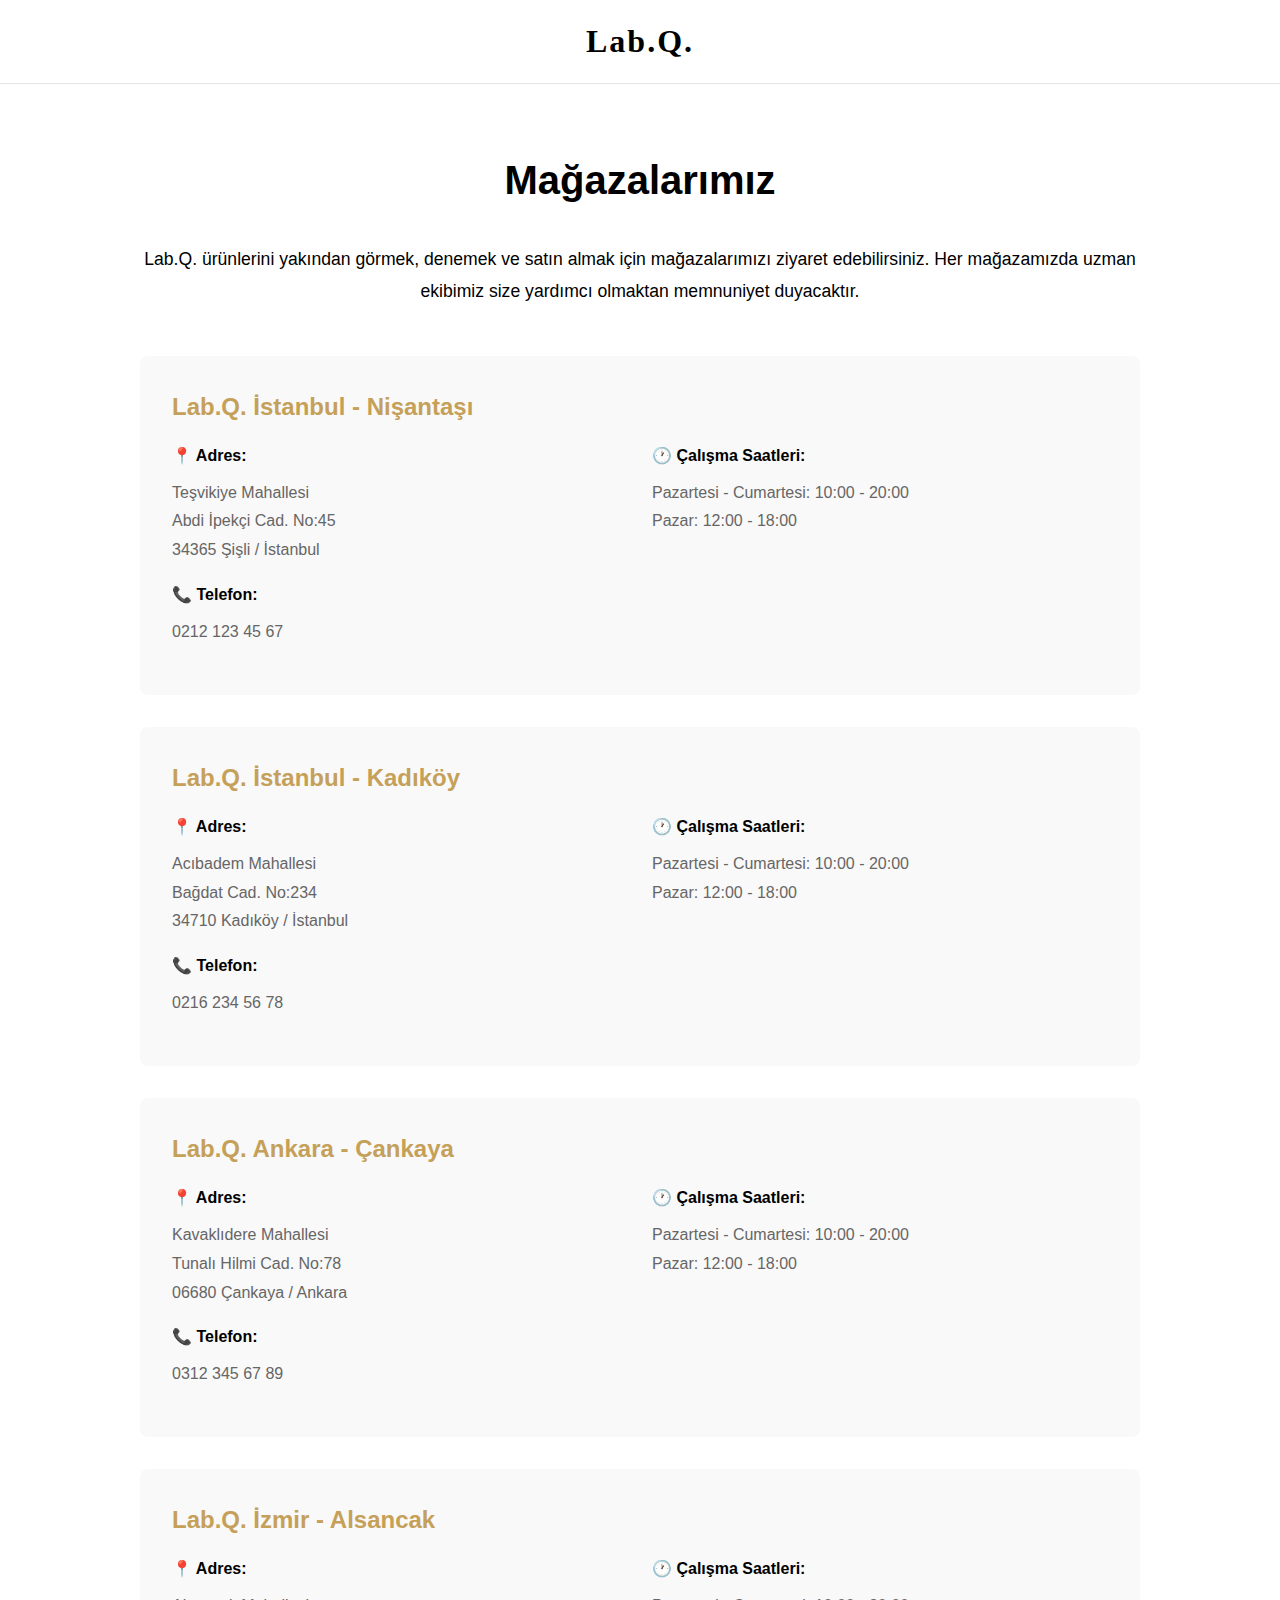
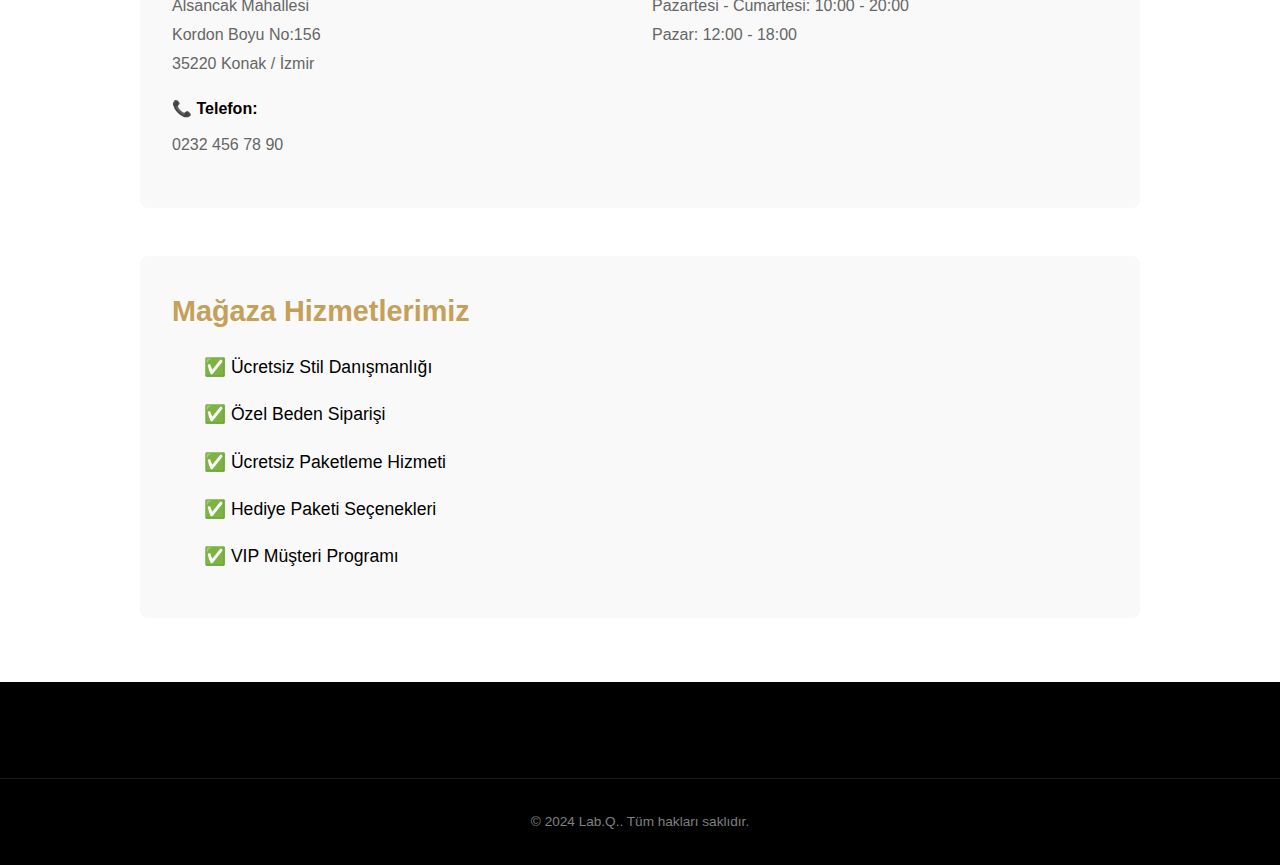
<file: pages/magazalarimiz.html>
<!DOCTYPE html>
<html lang="tr">
<head>
    <meta charset="UTF-8">
    <meta name="viewport" content="width=device-width, initial-scale=1.0">
    <title>Mağazalarımız - Lab.Q.</title>
    <link rel="stylesheet" href="../css/style.css">
</head>
<body>
    <header class="header">
        <nav class="navbar">
            <div class="nav-center">
                <a href="../index.html" class="logo">Lab.Q.</a>
            </div>
        </nav>
    </header>
    <main class="container" style="padding: 4rem 0; min-height: 60vh; max-width: 1000px;">
        <h1 style="font-size: 2.5rem; margin-bottom: 2rem; text-align: center;">Mağazalarımız</h1>
        
        <section style="margin-bottom: 3rem;">
            <p style="line-height: 1.8; font-size: 1.1rem; margin-bottom: 2rem; text-align: center;">
                Lab.Q. ürünlerini yakından görmek, denemek ve satın almak için mağazalarımızı ziyaret edebilirsiniz. Her mağazamızda uzman ekibimiz size yardımcı olmaktan memnuniyet duyacaktır.
            </p>
        </section>

        <div style="display: grid; gap: 2rem; margin-bottom: 3rem;">
            <div style="background: #f9f9f9; padding: 2rem; border-radius: 8px;">
                <h2 style="font-size: 1.5rem; margin-bottom: 1rem; color: var(--color-gold);">Lab.Q. İstanbul - Nişantaşı</h2>
                <div style="display: grid; grid-template-columns: repeat(auto-fit, minmax(200px, 1fr)); gap: 1.5rem;">
                    <div>
                        <p style="line-height: 1.8; margin-bottom: 0.5rem;"><strong>📍 Adres:</strong></p>
                        <p style="line-height: 1.8; color: #666; margin-bottom: 1rem;">
                            Teşvikiye Mahallesi<br>
                            Abdi İpekçi Cad. No:45<br>
                            34365 Şişli / İstanbul
                        </p>
                        <p style="line-height: 1.8; margin-bottom: 0.5rem;"><strong>📞 Telefon:</strong></p>
                        <p style="line-height: 1.8; color: #666; margin-bottom: 1rem;">0212 123 45 67</p>
                    </div>
                    <div>
                        <p style="line-height: 1.8; margin-bottom: 0.5rem;"><strong>🕐 Çalışma Saatleri:</strong></p>
                        <p style="line-height: 1.8; color: #666;">
                            Pazartesi - Cumartesi: 10:00 - 20:00<br>
                            Pazar: 12:00 - 18:00
                        </p>
                    </div>
                </div>
            </div>

            <div style="background: #f9f9f9; padding: 2rem; border-radius: 8px;">
                <h2 style="font-size: 1.5rem; margin-bottom: 1rem; color: var(--color-gold);">Lab.Q. İstanbul - Kadıköy</h2>
                <div style="display: grid; grid-template-columns: repeat(auto-fit, minmax(200px, 1fr)); gap: 1.5rem;">
                    <div>
                        <p style="line-height: 1.8; margin-bottom: 0.5rem;"><strong>📍 Adres:</strong></p>
                        <p style="line-height: 1.8; color: #666; margin-bottom: 1rem;">
                            Acıbadem Mahallesi<br>
                            Bağdat Cad. No:234<br>
                            34710 Kadıköy / İstanbul
                        </p>
                        <p style="line-height: 1.8; margin-bottom: 0.5rem;"><strong>📞 Telefon:</strong></p>
                        <p style="line-height: 1.8; color: #666; margin-bottom: 1rem;">0216 234 56 78</p>
                    </div>
                    <div>
                        <p style="line-height: 1.8; margin-bottom: 0.5rem;"><strong>🕐 Çalışma Saatleri:</strong></p>
                        <p style="line-height: 1.8; color: #666;">
                            Pazartesi - Cumartesi: 10:00 - 20:00<br>
                            Pazar: 12:00 - 18:00
                        </p>
                    </div>
                </div>
            </div>

            <div style="background: #f9f9f9; padding: 2rem; border-radius: 8px;">
                <h2 style="font-size: 1.5rem; margin-bottom: 1rem; color: var(--color-gold);">Lab.Q. Ankara - Çankaya</h2>
                <div style="display: grid; grid-template-columns: repeat(auto-fit, minmax(200px, 1fr)); gap: 1.5rem;">
                    <div>
                        <p style="line-height: 1.8; margin-bottom: 0.5rem;"><strong>📍 Adres:</strong></p>
                        <p style="line-height: 1.8; color: #666; margin-bottom: 1rem;">
                            Kavaklıdere Mahallesi<br>
                            Tunalı Hilmi Cad. No:78<br>
                            06680 Çankaya / Ankara
                        </p>
                        <p style="line-height: 1.8; margin-bottom: 0.5rem;"><strong>📞 Telefon:</strong></p>
                        <p style="line-height: 1.8; color: #666; margin-bottom: 1rem;">0312 345 67 89</p>
                    </div>
                    <div>
                        <p style="line-height: 1.8; margin-bottom: 0.5rem;"><strong>🕐 Çalışma Saatleri:</strong></p>
                        <p style="line-height: 1.8; color: #666;">
                            Pazartesi - Cumartesi: 10:00 - 20:00<br>
                            Pazar: 12:00 - 18:00
                        </p>
                    </div>
                </div>
            </div>

            <div style="background: #f9f9f9; padding: 2rem; border-radius: 8px;">
                <h2 style="font-size: 1.5rem; margin-bottom: 1rem; color: var(--color-gold);">Lab.Q. İzmir - Alsancak</h2>
                <div style="display: grid; grid-template-columns: repeat(auto-fit, minmax(200px, 1fr)); gap: 1.5rem;">
                    <div>
                        <p style="line-height: 1.8; margin-bottom: 0.5rem;"><strong>📍 Adres:</strong></p>
                        <p style="line-height: 1.8; color: #666; margin-bottom: 1rem;">
                            Alsancak Mahallesi<br>
                            Kordon Boyu No:156<br>
                            35220 Konak / İzmir
                        </p>
                        <p style="line-height: 1.8; margin-bottom: 0.5rem;"><strong>📞 Telefon:</strong></p>
                        <p style="line-height: 1.8; color: #666; margin-bottom: 1rem;">0232 456 78 90</p>
                    </div>
                    <div>
                        <p style="line-height: 1.8; margin-bottom: 0.5rem;"><strong>🕐 Çalışma Saatleri:</strong></p>
                        <p style="line-height: 1.8; color: #666;">
                            Pazartesi - Cumartesi: 10:00 - 20:00<br>
                            Pazar: 12:00 - 18:00
                        </p>
                    </div>
                </div>
            </div>
        </div>

        <section style="background: #f9f9f9; padding: 2rem; border-radius: 8px;">
            <h2 style="font-size: 1.8rem; margin-bottom: 1rem; color: var(--color-gold);">Mağaza Hizmetlerimiz</h2>
            <ul style="line-height: 2; font-size: 1.1rem; list-style: none; padding: 0;">
                <li style="margin-bottom: 0.75rem; padding-left: 2rem; position: relative;">✅ Ücretsiz Stil Danışmanlığı</li>
                <li style="margin-bottom: 0.75rem; padding-left: 2rem; position: relative;">✅ Özel Beden Siparişi</li>
                <li style="margin-bottom: 0.75rem; padding-left: 2rem; position: relative;">✅ Ücretsiz Paketleme Hizmeti</li>
                <li style="margin-bottom: 0.75rem; padding-left: 2rem; position: relative;">✅ Hediye Paketi Seçenekleri</li>
                <li style="margin-bottom: 0.75rem; padding-left: 2rem; position: relative;">✅ VIP Müşteri Programı</li>
            </ul>
        </section>
    </main>
    <footer class="footer">
        <div class="footer-bottom">
            <p>&copy; 2024 Lab.Q.. Tüm hakları saklıdır.</p>
        </div>
    </footer>
    <script>
    (function(){
      const s = document.createElement("script");
      s.src = "https://panel.qmindlab.com/app/widget.js";
      s.async = true;
      s.dataset.tenantId = "fa4eb14a-b8d0-4ba0-b26b-20ad8be8768b";
      document.head.appendChild(s);
    })();
    </script>
</body>
</html>
</file>
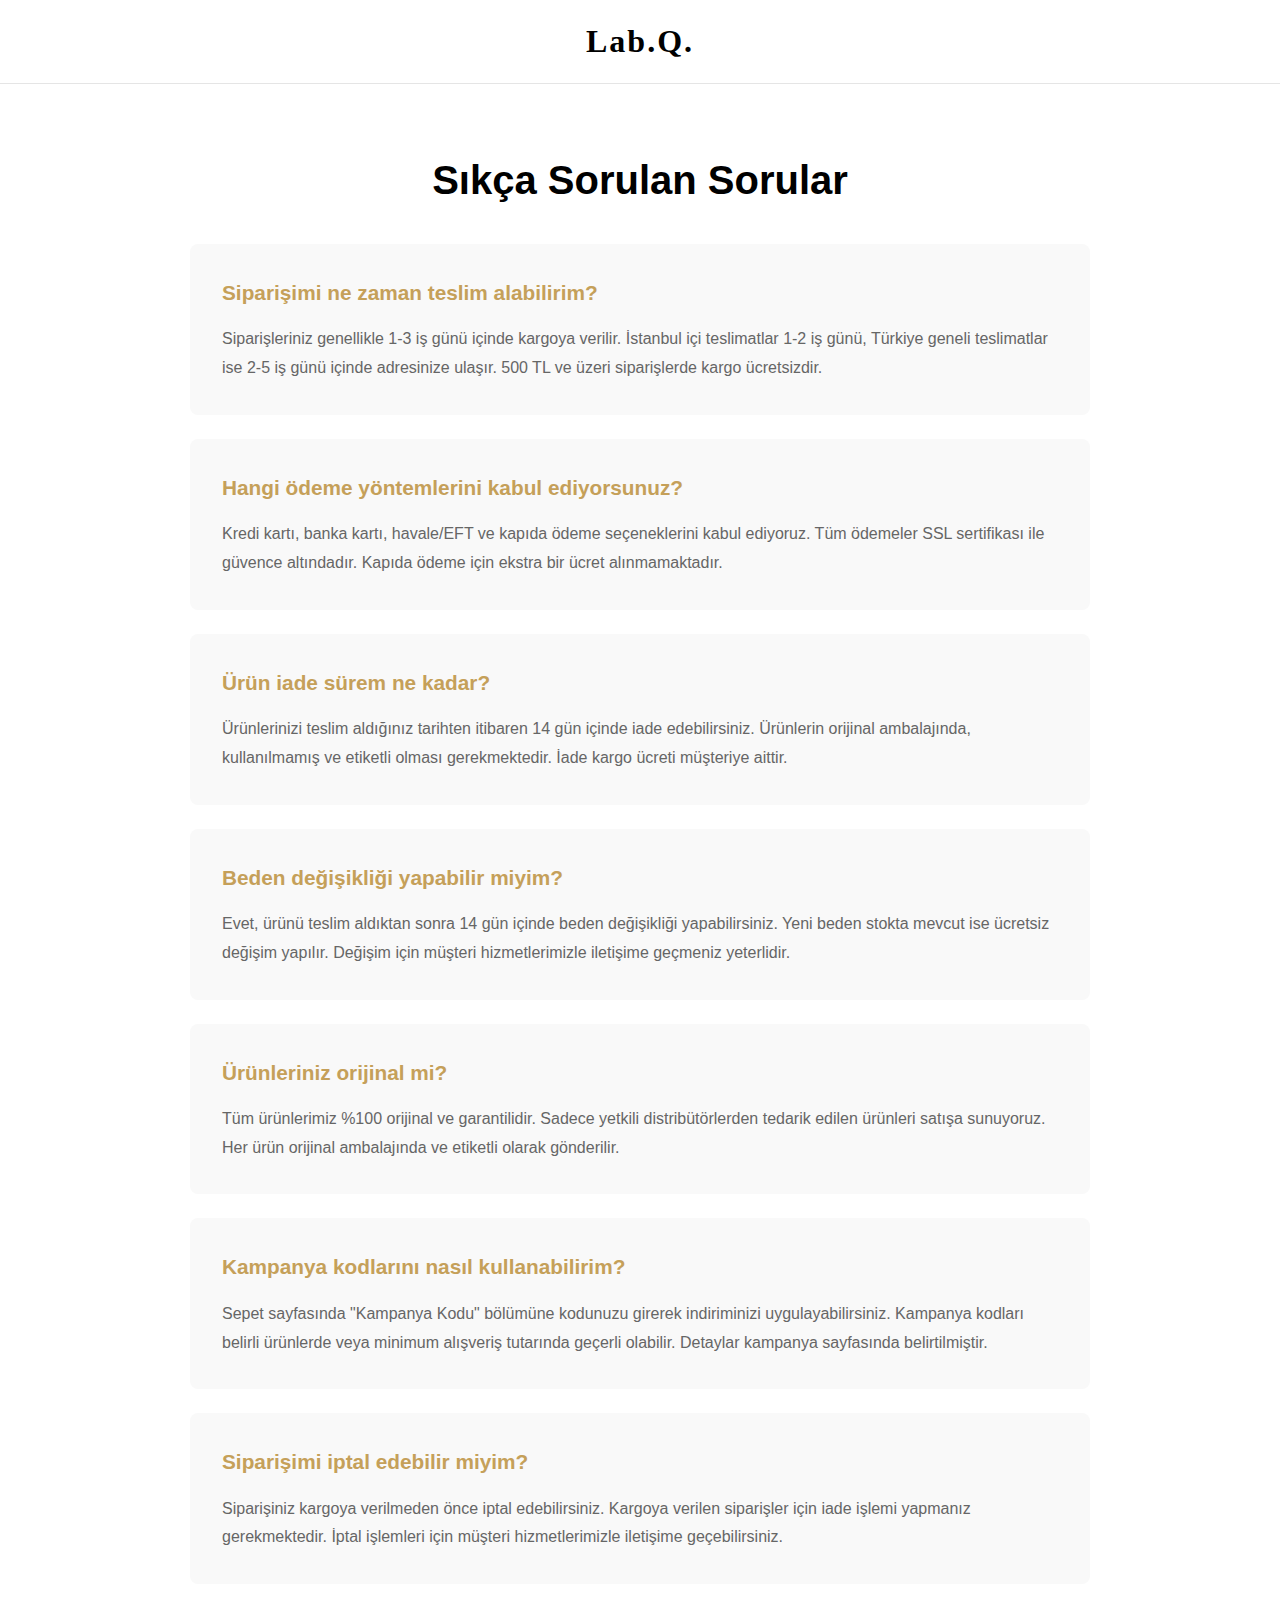
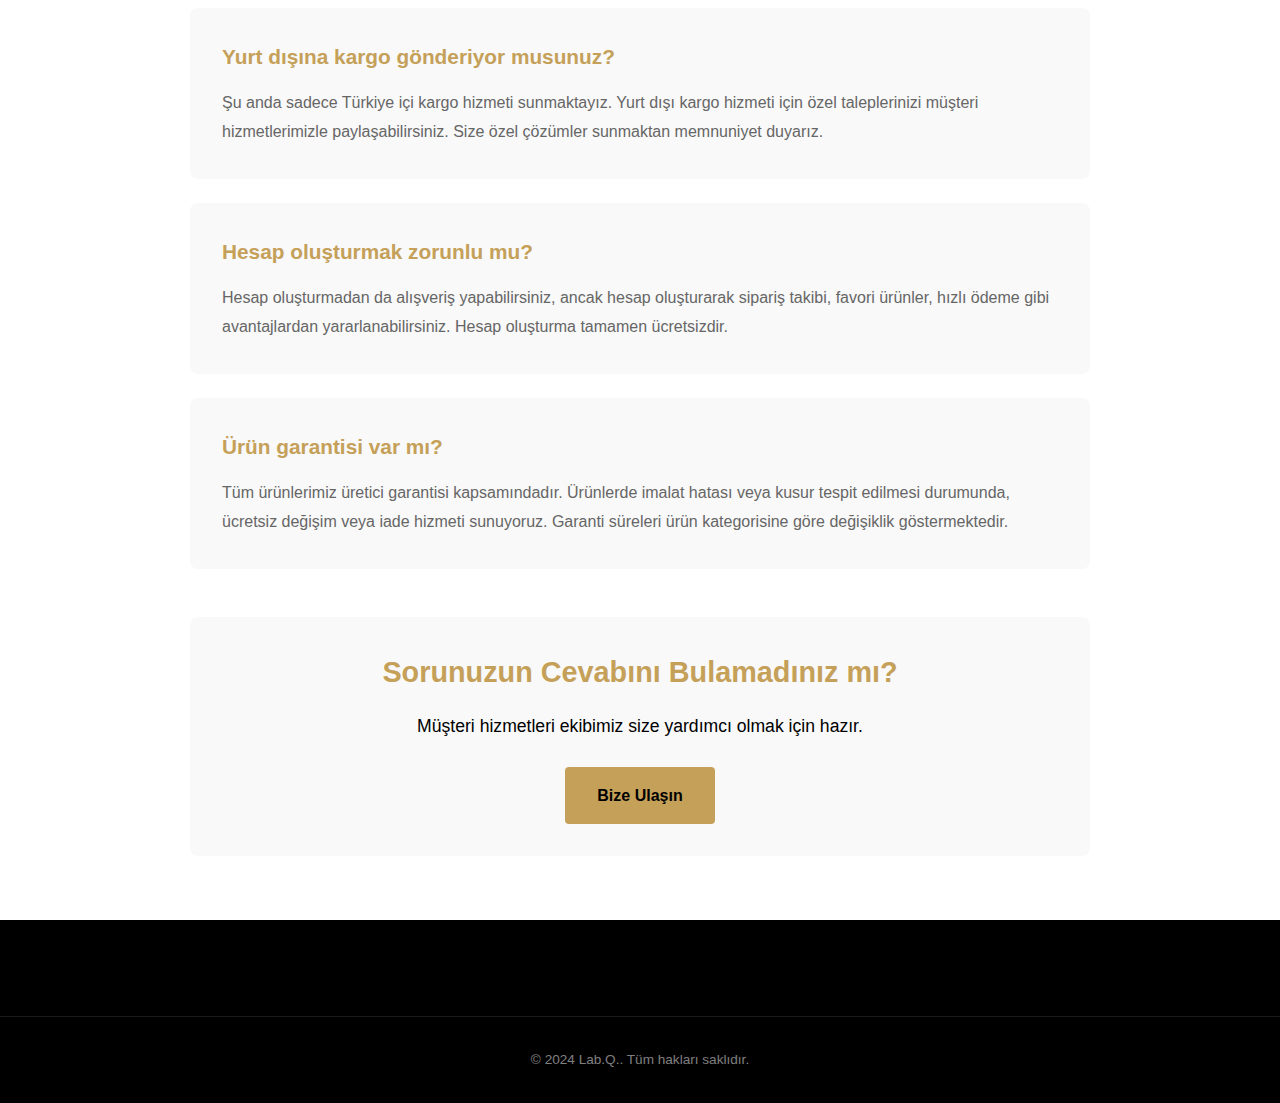
<file: pages/sss.html>
<!DOCTYPE html>
<html lang="tr">
<head>
    <meta charset="UTF-8">
    <meta name="viewport" content="width=device-width, initial-scale=1.0">
    <title>Sıkça Sorulan Sorular - Lab.Q.</title>
    <link rel="stylesheet" href="../css/style.css">
</head>
<body>
    <header class="header">
        <nav class="navbar">
            <div class="nav-center">
                <a href="../index.html" class="logo">Lab.Q.</a>
            </div>
        </nav>
    </header>
    <main class="container" style="padding: 4rem 0; min-height: 60vh; max-width: 900px;">
        <h1 style="font-size: 2.5rem; margin-bottom: 2rem; text-align: center;">Sıkça Sorulan Sorular</h1>
        
        <section style="margin-bottom: 3rem;">
            <div style="background: #f9f9f9; padding: 2rem; border-radius: 8px; margin-bottom: 1.5rem;">
                <h3 style="font-size: 1.3rem; margin-bottom: 1rem; color: var(--color-gold);">Siparişimi ne zaman teslim alabilirim?</h3>
                <p style="line-height: 1.8; color: #666;">
                    Siparişleriniz genellikle 1-3 iş günü içinde kargoya verilir. İstanbul içi teslimatlar 1-2 iş günü, Türkiye geneli teslimatlar ise 2-5 iş günü içinde adresinize ulaşır. 500 TL ve üzeri siparişlerde kargo ücretsizdir.
                </p>
            </div>

            <div style="background: #f9f9f9; padding: 2rem; border-radius: 8px; margin-bottom: 1.5rem;">
                <h3 style="font-size: 1.3rem; margin-bottom: 1rem; color: var(--color-gold);">Hangi ödeme yöntemlerini kabul ediyorsunuz?</h3>
                <p style="line-height: 1.8; color: #666;">
                    Kredi kartı, banka kartı, havale/EFT ve kapıda ödeme seçeneklerini kabul ediyoruz. Tüm ödemeler SSL sertifikası ile güvence altındadır. Kapıda ödeme için ekstra bir ücret alınmamaktadır.
                </p>
            </div>

            <div style="background: #f9f9f9; padding: 2rem; border-radius: 8px; margin-bottom: 1.5rem;">
                <h3 style="font-size: 1.3rem; margin-bottom: 1rem; color: var(--color-gold);">Ürün iade sürem ne kadar?</h3>
                <p style="line-height: 1.8; color: #666;">
                    Ürünlerinizi teslim aldığınız tarihten itibaren 14 gün içinde iade edebilirsiniz. Ürünlerin orijinal ambalajında, kullanılmamış ve etiketli olması gerekmektedir. İade kargo ücreti müşteriye aittir.
                </p>
            </div>

            <div style="background: #f9f9f9; padding: 2rem; border-radius: 8px; margin-bottom: 1.5rem;">
                <h3 style="font-size: 1.3rem; margin-bottom: 1rem; color: var(--color-gold);">Beden değişikliği yapabilir miyim?</h3>
                <p style="line-height: 1.8; color: #666;">
                    Evet, ürünü teslim aldıktan sonra 14 gün içinde beden değişikliği yapabilirsiniz. Yeni beden stokta mevcut ise ücretsiz değişim yapılır. Değişim için müşteri hizmetlerimizle iletişime geçmeniz yeterlidir.
                </p>
            </div>

            <div style="background: #f9f9f9; padding: 2rem; border-radius: 8px; margin-bottom: 1.5rem;">
                <h3 style="font-size: 1.3rem; margin-bottom: 1rem; color: var(--color-gold);">Ürünleriniz orijinal mi?</h3>
                <p style="line-height: 1.8; color: #666;">
                    Tüm ürünlerimiz %100 orijinal ve garantilidir. Sadece yetkili distribütörlerden tedarik edilen ürünleri satışa sunuyoruz. Her ürün orijinal ambalajında ve etiketli olarak gönderilir.
                </p>
            </div>

            <div style="background: #f9f9f9; padding: 2rem; border-radius: 8px; margin-bottom: 1.5rem;">
                <h3 style="font-size: 1.3rem; margin-bottom: 1rem; color: var(--color-gold);">Kampanya kodlarını nasıl kullanabilirim?</h3>
                <p style="line-height: 1.8; color: #666;">
                    Sepet sayfasında "Kampanya Kodu" bölümüne kodunuzu girerek indiriminizi uygulayabilirsiniz. Kampanya kodları belirli ürünlerde veya minimum alışveriş tutarında geçerli olabilir. Detaylar kampanya sayfasında belirtilmiştir.
                </p>
            </div>

            <div style="background: #f9f9f9; padding: 2rem; border-radius: 8px; margin-bottom: 1.5rem;">
                <h3 style="font-size: 1.3rem; margin-bottom: 1rem; color: var(--color-gold);">Siparişimi iptal edebilir miyim?</h3>
                <p style="line-height: 1.8; color: #666;">
                    Siparişiniz kargoya verilmeden önce iptal edebilirsiniz. Kargoya verilen siparişler için iade işlemi yapmanız gerekmektedir. İptal işlemleri için müşteri hizmetlerimizle iletişime geçebilirsiniz.
                </p>
            </div>

            <div style="background: #f9f9f9; padding: 2rem; border-radius: 8px; margin-bottom: 1.5rem;">
                <h3 style="font-size: 1.3rem; margin-bottom: 1rem; color: var(--color-gold);">Yurt dışına kargo gönderiyor musunuz?</h3>
                <p style="line-height: 1.8; color: #666;">
                    Şu anda sadece Türkiye içi kargo hizmeti sunmaktayız. Yurt dışı kargo hizmeti için özel taleplerinizi müşteri hizmetlerimizle paylaşabilirsiniz. Size özel çözümler sunmaktan memnuniyet duyarız.
                </p>
            </div>

            <div style="background: #f9f9f9; padding: 2rem; border-radius: 8px; margin-bottom: 1.5rem;">
                <h3 style="font-size: 1.3rem; margin-bottom: 1rem; color: var(--color-gold);">Hesap oluşturmak zorunlu mu?</h3>
                <p style="line-height: 1.8; color: #666;">
                    Hesap oluşturmadan da alışveriş yapabilirsiniz, ancak hesap oluşturarak sipariş takibi, favori ürünler, hızlı ödeme gibi avantajlardan yararlanabilirsiniz. Hesap oluşturma tamamen ücretsizdir.
                </p>
            </div>

            <div style="background: #f9f9f9; padding: 2rem; border-radius: 8px;">
                <h3 style="font-size: 1.3rem; margin-bottom: 1rem; color: var(--color-gold);">Ürün garantisi var mı?</h3>
                <p style="line-height: 1.8; color: #666;">
                    Tüm ürünlerimiz üretici garantisi kapsamındadır. Ürünlerde imalat hatası veya kusur tespit edilmesi durumunda, ücretsiz değişim veya iade hizmeti sunuyoruz. Garanti süreleri ürün kategorisine göre değişiklik göstermektedir.
                </p>
            </div>
        </section>

        <section style="background: #f9f9f9; padding: 2rem; border-radius: 8px; text-align: center; margin-top: 3rem;">
            <h2 style="font-size: 1.8rem; margin-bottom: 1rem; color: var(--color-gold);">Sorunuzun Cevabını Bulamadınız mı?</h2>
            <p style="line-height: 1.8; font-size: 1.1rem; margin-bottom: 1.5rem;">
                Müşteri hizmetleri ekibimiz size yardımcı olmak için hazır.
            </p>
            <a href="iletisim.html" style="padding: 1rem 2rem; background: var(--color-gold); color: #000; text-decoration: none; border-radius: 4px; font-weight: 600; display: inline-block;">
                Bize Ulaşın
            </a>
        </section>
    </main>
    <footer class="footer">
        <div class="footer-bottom">
            <p>&copy; 2024 Lab.Q.. Tüm hakları saklıdır.</p>
        </div>
    </footer>
    <script>
    (function(){
      const s = document.createElement("script");
      s.src = "https://panel.qmindlab.com/app/widget.js";
      s.async = true;
      s.dataset.tenantId = "fa4eb14a-b8d0-4ba0-b26b-20ad8be8768b";
      document.head.appendChild(s);
    })();
    </script>
</body>
</html>
</file>
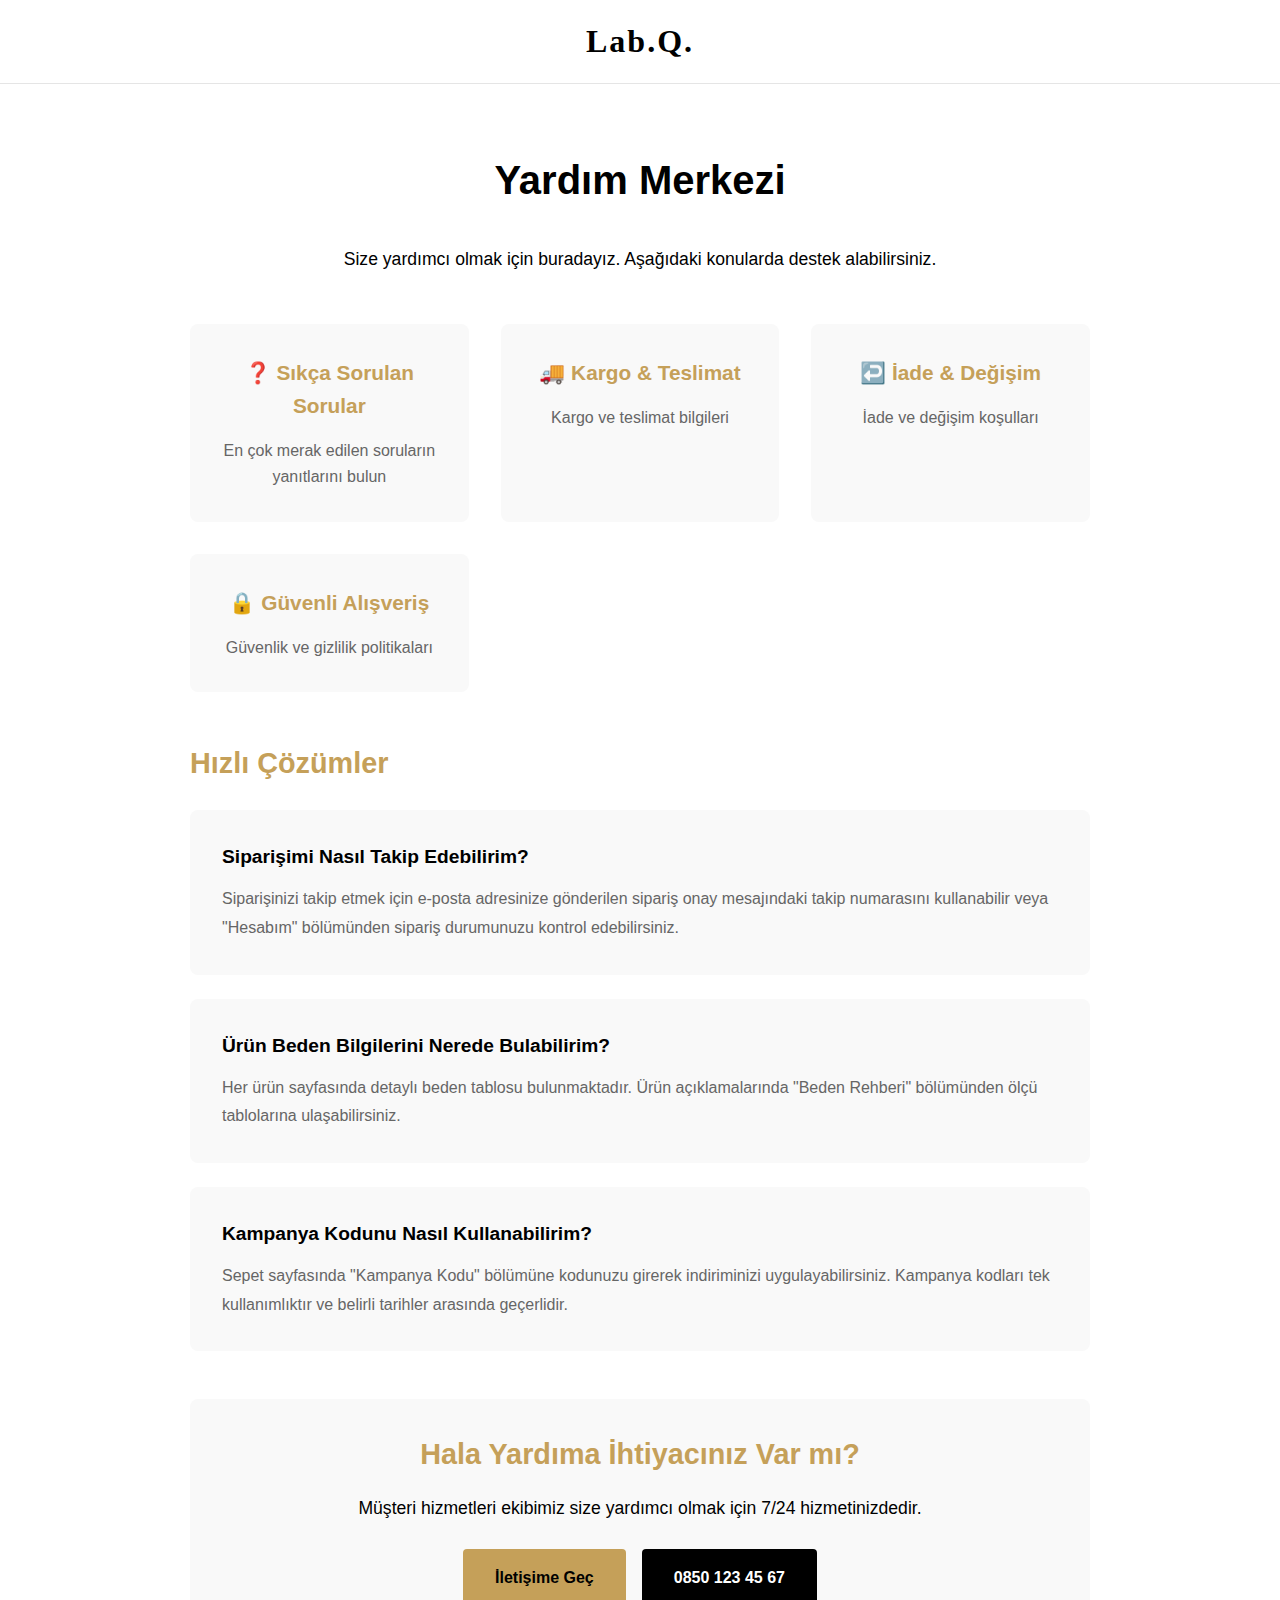
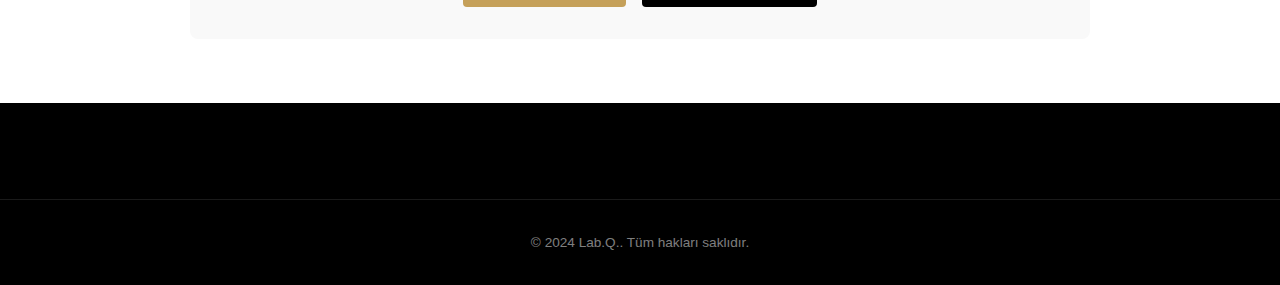
<file: pages/yardim.html>
<!DOCTYPE html>
<html lang="tr">
<head>
    <meta charset="UTF-8">
    <meta name="viewport" content="width=device-width, initial-scale=1.0">
    <title>Yardım - Lab.Q.</title>
    <link rel="stylesheet" href="../css/style.css">
</head>
<body>
    <header class="header">
        <nav class="navbar">
            <div class="nav-center">
                <a href="../index.html" class="logo">Lab.Q.</a>
            </div>
        </nav>
    </header>
    <main class="container" style="padding: 4rem 0; min-height: 60vh; max-width: 900px;">
        <h1 style="font-size: 2.5rem; margin-bottom: 2rem; text-align: center;">Yardım Merkezi</h1>
        
        <section style="margin-bottom: 3rem;">
            <p style="line-height: 1.8; font-size: 1.1rem; margin-bottom: 2rem; text-align: center;">
                Size yardımcı olmak için buradayız. Aşağıdaki konularda destek alabilirsiniz.
            </p>
        </section>

        <div style="display: grid; grid-template-columns: repeat(auto-fit, minmax(250px, 1fr)); gap: 2rem; margin-bottom: 3rem;">
            <a href="sss.html" style="background: #f9f9f9; padding: 2rem; border-radius: 8px; text-decoration: none; color: inherit; text-align: center; transition: transform 0.2s;">
                <h3 style="font-size: 1.3rem; margin-bottom: 1rem; color: var(--color-gold);">❓ Sıkça Sorulan Sorular</h3>
                <p style="line-height: 1.6; color: #666;">En çok merak edilen soruların yanıtlarını bulun</p>
            </a>

            <a href="kargo-teslimat.html" style="background: #f9f9f9; padding: 2rem; border-radius: 8px; text-decoration: none; color: inherit; text-align: center; transition: transform 0.2s;">
                <h3 style="font-size: 1.3rem; margin-bottom: 1rem; color: var(--color-gold);">🚚 Kargo & Teslimat</h3>
                <p style="line-height: 1.6; color: #666;">Kargo ve teslimat bilgileri</p>
            </a>

            <a href="iade-degisim.html" style="background: #f9f9f9; padding: 2rem; border-radius: 8px; text-decoration: none; color: inherit; text-align: center; transition: transform 0.2s;">
                <h3 style="font-size: 1.3rem; margin-bottom: 1rem; color: var(--color-gold);">↩️ İade & Değişim</h3>
                <p style="line-height: 1.6; color: #666;">İade ve değişim koşulları</p>
            </a>

            <a href="guvenli-alisveris.html" style="background: #f9f9f9; padding: 2rem; border-radius: 8px; text-decoration: none; color: inherit; text-align: center; transition: transform 0.2s;">
                <h3 style="font-size: 1.3rem; margin-bottom: 1rem; color: var(--color-gold);">🔒 Güvenli Alışveriş</h3>
                <p style="line-height: 1.6; color: #666;">Güvenlik ve gizlilik politikaları</p>
            </a>
        </div>

        <section style="margin-bottom: 3rem;">
            <h2 style="font-size: 1.8rem; margin-bottom: 1.5rem; color: var(--color-gold);">Hızlı Çözümler</h2>
            <div style="background: #f9f9f9; padding: 2rem; border-radius: 8px; margin-bottom: 1.5rem;">
                <h3 style="font-size: 1.2rem; margin-bottom: 0.75rem;">Siparişimi Nasıl Takip Edebilirim?</h3>
                <p style="line-height: 1.8; color: #666;">
                    Siparişinizi takip etmek için e-posta adresinize gönderilen sipariş onay mesajındaki takip numarasını kullanabilir veya "Hesabım" bölümünden sipariş durumunuzu kontrol edebilirsiniz.
                </p>
            </div>
            <div style="background: #f9f9f9; padding: 2rem; border-radius: 8px; margin-bottom: 1.5rem;">
                <h3 style="font-size: 1.2rem; margin-bottom: 0.75rem;">Ürün Beden Bilgilerini Nerede Bulabilirim?</h3>
                <p style="line-height: 1.8; color: #666;">
                    Her ürün sayfasında detaylı beden tablosu bulunmaktadır. Ürün açıklamalarında "Beden Rehberi" bölümünden ölçü tablolarına ulaşabilirsiniz.
                </p>
            </div>
            <div style="background: #f9f9f9; padding: 2rem; border-radius: 8px;">
                <h3 style="font-size: 1.2rem; margin-bottom: 0.75rem;">Kampanya Kodunu Nasıl Kullanabilirim?</h3>
                <p style="line-height: 1.8; color: #666;">
                    Sepet sayfasında "Kampanya Kodu" bölümüne kodunuzu girerek indiriminizi uygulayabilirsiniz. Kampanya kodları tek kullanımlıktır ve belirli tarihler arasında geçerlidir.
                </p>
            </div>
        </section>

        <section style="background: #f9f9f9; padding: 2rem; border-radius: 8px; text-align: center;">
            <h2 style="font-size: 1.8rem; margin-bottom: 1rem; color: var(--color-gold);">Hala Yardıma İhtiyacınız Var mı?</h2>
            <p style="line-height: 1.8; font-size: 1.1rem; margin-bottom: 1.5rem;">
                Müşteri hizmetleri ekibimiz size yardımcı olmak için 7/24 hizmetinizdedir.
            </p>
            <div style="display: flex; gap: 1rem; justify-content: center; flex-wrap: wrap;">
                <a href="iletisim.html" style="padding: 1rem 2rem; background: var(--color-gold); color: #000; text-decoration: none; border-radius: 4px; font-weight: 600;">İletişime Geç</a>
                <a href="tel:08501234567" style="padding: 1rem 2rem; background: #000; color: #fff; text-decoration: none; border-radius: 4px; font-weight: 600;">0850 123 45 67</a>
            </div>
        </section>
    </main>
    <footer class="footer">
        <div class="footer-bottom">
            <p>&copy; 2024 Lab.Q.. Tüm hakları saklıdır.</p>
        </div>
    </footer>
    <script>
    (function(){
      const s = document.createElement("script");
      s.src = "https://panel.qmindlab.com/app/widget.js";
      s.async = true;
      s.dataset.tenantId = "fa4eb14a-b8d0-4ba0-b26b-20ad8be8768b";
      document.head.appendChild(s);
    })();
    </script>
</body>
</html>
</file>
<file: css/style.css>
/* CSS Değişkenleri */
:root {
    --color-black: #000000;
    --color-white: #FFFFFF;
    --color-dark-gray: #333333;
    --color-light-gray: #F5F5F5;
    --color-gold: #C5A059;
    --color-beige: #E8E3D3;
    --font-display: 'Playfair Display', serif;
    --font-body: 'Lato', sans-serif;
    --transition: all 0.3s ease;
    --spacing-xs: 0.5rem;
    --spacing-sm: 1rem;
    --spacing-md: 2rem;
    --spacing-lg: 4rem;
    --spacing-xl: 6rem;
}

/* Reset & Base Styles */
* {
    margin: 0;
    padding: 0;
    box-sizing: border-box;
}

html {
    scroll-behavior: smooth;
}

body {
    font-family: var(--font-body);
    color: var(--color-black);
    background-color: var(--color-white);
    line-height: 1.6;
    overflow-x: hidden;
}

.container {
    max-width: 1400px;
    margin: 0 auto;
    padding: 0 var(--spacing-md);
}

/* Üst Bar */
.top-bar {
    background-color: var(--color-black);
    color: var(--color-white);
    text-align: center;
    padding: var(--spacing-xs) 0;
    font-size: 0.875rem;
    letter-spacing: 0.5px;
}

/* Header / Navbar */
.header {
    background-color: var(--color-white);
    border-bottom: 1px solid rgba(0, 0, 0, 0.1);
    position: sticky;
    top: 0;
    z-index: 1000;
    transition: var(--transition);
}

.navbar {
    display: flex;
    align-items: center;
    justify-content: space-between;
    padding: var(--spacing-sm) var(--spacing-md);
    max-width: 1400px;
    margin: 0 auto;
}

.nav-left,
.nav-right {
    display: flex;
    align-items: center;
    gap: var(--spacing-sm);
    flex: 1;
}

.nav-right {
    justify-content: flex-end;
}

.nav-center {
    flex: 1;
    text-align: center;
}

.logo {
    font-family: var(--font-display);
    font-size: 2rem;
    font-weight: 700;
    color: var(--color-black);
    text-decoration: none;
    letter-spacing: 2px;
    transition: var(--transition);
}

.logo:hover {
    color: var(--color-gold);
}

.icon-btn {
    background: none;
    border: none;
    cursor: pointer;
    color: var(--color-black);
    padding: var(--spacing-xs);
    display: flex;
    align-items: center;
    justify-content: center;
    position: relative;
    transition: var(--transition);
}

.icon-btn:hover {
    color: var(--color-gold);
}

.cart-btn {
    position: relative;
}

.cart-count {
    position: absolute;
    top: -5px;
    right: -5px;
    background-color: var(--color-gold);
    color: var(--color-white);
    border-radius: 50%;
    width: 18px;
    height: 18px;
    display: flex;
    align-items: center;
    justify-content: center;
    font-size: 0.7rem;
    font-weight: 700;
}

.mobile-menu-btn {
    display: none;
    flex-direction: column;
    gap: 4px;
    background: none;
    border: none;
    cursor: pointer;
    padding: var(--spacing-xs);
}

.mobile-menu-btn span {
    width: 24px;
    height: 2px;
    background-color: var(--color-black);
    transition: var(--transition);
}

/* Kategoriler Menüsü */
.categories-menu {
    display: flex;
    justify-content: center;
    gap: var(--spacing-md);
    padding: var(--spacing-sm) 0;
    border-top: 1px solid rgba(0, 0, 0, 0.05);
    max-width: 1400px;
    margin: 0 auto;
}

.category-link {
    color: var(--color-black);
    text-decoration: none;
    font-size: 0.9rem;
    font-weight: 400;
    letter-spacing: 0.5px;
    text-transform: uppercase;
    padding: var(--spacing-xs) 0;
    position: relative;
    transition: var(--transition);
}

.category-link::after {
    content: '';
    position: absolute;
    bottom: 0;
    left: 0;
    width: 0;
    height: 1px;
    background-color: var(--color-gold);
    transition: var(--transition);
}

.category-link:hover {
    color: var(--color-gold);
}

.category-link:hover::after {
    width: 100%;
}

/* Mobile Menu Overlay */
.mobile-menu-overlay {
    position: fixed;
    top: 0;
    left: 0;
    width: 100%;
    height: 100%;
    background-color: rgba(0, 0, 0, 0.95);
    z-index: 2000;
    display: none;
    align-items: center;
    justify-content: center;
}

.mobile-menu-overlay.active {
    display: flex;
}

.mobile-menu-content {
    position: relative;
    width: 90%;
    max-width: 400px;
}

.close-menu-btn {
    position: absolute;
    top: -50px;
    right: 0;
    background: none;
    border: none;
    color: var(--color-white);
    font-size: 3rem;
    cursor: pointer;
    line-height: 1;
}

.mobile-nav {
    display: flex;
    flex-direction: column;
    gap: var(--spacing-md);
}

.mobile-nav-link {
    color: var(--color-white);
    text-decoration: none;
    font-size: 1.5rem;
    text-transform: uppercase;
    letter-spacing: 2px;
    padding: var(--spacing-sm) 0;
    border-bottom: 1px solid rgba(255, 255, 255, 0.1);
    transition: var(--transition);
}

.mobile-nav-link:hover {
    color: var(--color-gold);
    padding-left: var(--spacing-sm);
}

/* Hero Section */
.hero {
    position: relative;
    width: 100%;
    height: 90vh;
    min-height: 600px;
    overflow: hidden;
}

.hero-slide {
    position: relative;
    width: 100%;
    height: 100%;
}

.hero-image {
    width: 100%;
    height: 100%;
    background-size: cover;
    background-position: center;
    background-repeat: no-repeat;
}

.hero-content {
    position: absolute;
    top: 50%;
    left: 50%;
    transform: translate(-50%, -50%);
    text-align: center;
    color: var(--color-white);
    z-index: 10;
    width: 90%;
    max-width: 800px;
}

.hero-title {
    font-family: var(--font-display);
    font-size: 4.5rem;
    font-weight: 700;
    margin-bottom: var(--spacing-sm);
    letter-spacing: 3px;
    text-shadow: 2px 2px 10px rgba(0, 0, 0, 0.5);
}

.hero-subtitle {
    font-size: 1.25rem;
    font-weight: 300;
    letter-spacing: 2px;
    margin-bottom: var(--spacing-md);
    text-shadow: 1px 1px 5px rgba(0, 0, 0, 0.5);
}

.hero-btn {
    display: inline-block;
    padding: 1rem 3rem;
    background-color: transparent;
    border: 2px solid var(--color-white);
    color: var(--color-white);
    text-decoration: none;
    font-size: 0.9rem;
    letter-spacing: 2px;
    text-transform: uppercase;
    transition: var(--transition);
    margin-top: var(--spacing-md);
}

.hero-btn:hover {
    background-color: var(--color-white);
    color: var(--color-black);
}

/* Kategoriler Vitrini */
.categories-showcase {
    padding: var(--spacing-xl) 0;
    background-color: var(--color-white);
}

.section-title {
    font-family: var(--font-display);
    font-size: 2.5rem;
    text-align: center;
    margin-bottom: var(--spacing-lg);
    letter-spacing: 1px;
}

.categories-grid {
    display: grid;
    grid-template-columns: repeat(auto-fit, minmax(300px, 1fr));
    gap: var(--spacing-md);
    max-width: 1200px;
    margin: 0 auto;
}

.category-card {
    text-decoration: none;
    color: var(--color-black);
    position: relative;
    overflow: hidden;
    aspect-ratio: 1;
    transition: var(--transition);
}

.category-image {
    width: 100%;
    height: 100%;
    background-size: cover;
    background-position: center;
    transition: var(--transition);
}

.category-card:hover .category-image {
    transform: scale(1.1);
}

.category-name {
    position: absolute;
    bottom: var(--spacing-md);
    left: var(--spacing-md);
    font-family: var(--font-display);
    font-size: 1.5rem;
    color: var(--color-white);
    text-shadow: 2px 2px 5px rgba(0, 0, 0, 0.5);
    z-index: 5;
}

/* Ürün Vitrini */
.products-section {
    padding: var(--spacing-xl) 0;
    background-color: var(--color-light-gray);
}

.products-grid {
    display: grid;
    grid-template-columns: repeat(auto-fill, minmax(280px, 1fr));
    gap: var(--spacing-md);
    max-width: 1400px;
    margin: 0 auto;
    transition: opacity 0.3s ease, transform 0.3s ease;
}

.product-card {
    background-color: var(--color-white);
    position: relative;
    overflow: hidden;
    transition: var(--transition);
    cursor: pointer;
}

.product-card:hover {
    box-shadow: 0 10px 30px rgba(0, 0, 0, 0.1);
    transform: translateY(-5px);
}

.product-image-wrapper {
    position: relative;
    width: 100%;
    padding-top: 125%; /* 4:5 aspect ratio */
    overflow: hidden;
    background-color: var(--color-light-gray);
}

.product-image {
    position: absolute;
    top: 0;
    left: 0;
    width: 100%;
    height: 100%;
    object-fit: cover;
    transition: var(--transition);
}

.product-card:hover .product-image {
    transform: scale(1.05);
}

.product-badge {
    position: absolute;
    top: var(--spacing-sm);
    left: var(--spacing-sm);
    background-color: var(--color-black);
    color: var(--color-white);
    padding: 0.25rem 0.75rem;
    font-size: 0.75rem;
    letter-spacing: 1px;
    text-transform: uppercase;
    z-index: 5;
}

.product-badge.new {
    background-color: var(--color-gold);
}

.product-badge.limited {
    background-color: var(--color-dark-gray);
}

.product-actions {
    position: absolute;
    bottom: var(--spacing-sm);
    left: 50%;
    transform: translateX(-50%) translateY(20px);
    opacity: 0;
    transition: var(--transition);
    display: flex;
    gap: var(--spacing-xs);
    z-index: 5;
}

.product-card:hover .product-actions {
    opacity: 1;
    transform: translateX(-50%) translateY(0);
}

.quick-add-btn {
    background-color: var(--color-black);
    color: var(--color-white);
    border: none;
    padding: 0.75rem 1.5rem;
    font-size: 0.85rem;
    letter-spacing: 1px;
    text-transform: uppercase;
    cursor: pointer;
    transition: var(--transition);
    font-family: var(--font-body);
}

.quick-add-btn:hover {
    background-color: var(--color-gold);
}

.product-info {
    padding: var(--spacing-md);
}

.product-brand {
    font-size: 0.75rem;
    letter-spacing: 2px;
    text-transform: uppercase;
    font-weight: 700;
    margin-bottom: 0.25rem;
    color: var(--color-dark-gray);
}

.product-name {
    font-size: 0.95rem;
    font-weight: 300;
    margin-bottom: var(--spacing-xs);
    color: var(--color-black);
    line-height: 1.4;
}

.product-price {
    font-size: 1rem;
    font-weight: 400;
    color: var(--color-black);
    letter-spacing: 0.5px;
}

/* Footer */
.footer {
    background-color: var(--color-black);
    color: var(--color-white);
    padding: var(--spacing-xl) 0 var(--spacing-md);
}

.footer-content {
    display: grid;
    grid-template-columns: repeat(auto-fit, minmax(250px, 1fr));
    gap: var(--spacing-lg);
    margin-bottom: var(--spacing-lg);
}

.footer-title {
    font-family: var(--font-display);
    font-size: 1.25rem;
    margin-bottom: var(--spacing-md);
    letter-spacing: 1px;
}

.footer-links {
    list-style: none;
}

.footer-links li {
    margin-bottom: var(--spacing-xs);
}

.footer-links a {
    color: rgba(255, 255, 255, 0.7);
    text-decoration: none;
    font-size: 0.9rem;
    transition: var(--transition);
}

.footer-links a:hover {
    color: var(--color-gold);
}

.social-links {
    display: flex;
    flex-direction: column;
    gap: var(--spacing-xs);
}

.social-links a {
    color: rgba(255, 255, 255, 0.7);
    text-decoration: none;
    font-size: 0.9rem;
    transition: var(--transition);
}

.social-links a:hover {
    color: var(--color-gold);
}

.footer-text {
    color: rgba(255, 255, 255, 0.7);
    font-size: 0.9rem;
    margin-bottom: var(--spacing-sm);
}

.newsletter-form {
    display: flex;
    flex-direction: column;
    gap: var(--spacing-xs);
}

.newsletter-input {
    padding: 0.75rem;
    background-color: rgba(255, 255, 255, 0.1);
    border: 1px solid rgba(255, 255, 255, 0.2);
    color: var(--color-white);
    font-family: var(--font-body);
    font-size: 0.9rem;
    transition: var(--transition);
}

.newsletter-input::placeholder {
    color: rgba(255, 255, 255, 0.5);
}

.newsletter-input:focus {
    outline: none;
    border-color: var(--color-gold);
    background-color: rgba(255, 255, 255, 0.15);
}

.newsletter-btn {
    padding: 0.75rem;
    background-color: var(--color-gold);
    border: none;
    color: var(--color-white);
    font-family: var(--font-body);
    font-size: 0.9rem;
    letter-spacing: 1px;
    text-transform: uppercase;
    cursor: pointer;
    transition: var(--transition);
}

.newsletter-btn:hover {
    background-color: var(--color-beige);
    color: var(--color-black);
}

.footer-bottom {
    text-align: center;
    padding-top: var(--spacing-md);
    border-top: 1px solid rgba(255, 255, 255, 0.1);
    color: rgba(255, 255, 255, 0.5);
    font-size: 0.85rem;
}

/* Ürün Detay Modal */
.product-modal-overlay {
    position: fixed;
    top: 0;
    left: 0;
    width: 100%;
    height: 100%;
    background-color: rgba(0, 0, 0, 0.9);
    z-index: 10000;
    display: none;
    align-items: center;
    justify-content: center;
    padding: var(--spacing-md);
    opacity: 0;
    transition: opacity 0.3s ease;
    overflow-y: auto;
}

.product-modal-overlay.active {
    display: flex;
    opacity: 1;
}

.product-modal {
    background-color: var(--color-white);
    max-width: 1200px;
    width: 100%;
    max-height: 90vh;
    overflow-y: auto;
    position: relative;
    transform: scale(0.9);
    transition: transform 0.3s ease;
    box-shadow: 0 20px 60px rgba(0, 0, 0, 0.5);
}

.product-modal-overlay.active .product-modal {
    transform: scale(1);
}

.modal-close-btn {
    position: absolute;
    top: var(--spacing-sm);
    right: var(--spacing-sm);
    background: none;
    border: none;
    font-size: 2.5rem;
    color: var(--color-black);
    cursor: pointer;
    z-index: 10;
    width: 40px;
    height: 40px;
    display: flex;
    align-items: center;
    justify-content: center;
    transition: var(--transition);
    line-height: 1;
}

.modal-close-btn:hover {
    color: var(--color-gold);
    transform: rotate(90deg);
}

.product-modal-content {
    display: grid;
    grid-template-columns: 1fr 1fr;
    gap: var(--spacing-lg);
    padding: var(--spacing-lg);
}

.product-modal-image-wrapper {
    position: relative;
    width: 100%;
    aspect-ratio: 1;
    overflow: hidden;
    background-color: var(--color-light-gray);
}

.product-modal-image {
    width: 100%;
    height: 100%;
    object-fit: cover;
}

.product-modal-info {
    display: flex;
    flex-direction: column;
    gap: var(--spacing-md);
}

.product-modal-brand {
    font-size: 0.875rem;
    letter-spacing: 2px;
    text-transform: uppercase;
    font-weight: 700;
    color: var(--color-dark-gray);
}

.product-modal-name {
    font-family: var(--font-display);
    font-size: 2rem;
    font-weight: 600;
    color: var(--color-black);
    line-height: 1.2;
}

.product-modal-price {
    font-size: 1.75rem;
    font-weight: 400;
    color: var(--color-black);
    letter-spacing: 0.5px;
}

.product-modal-description {
    font-size: 1rem;
    line-height: 1.6;
    color: var(--color-dark-gray);
    margin-top: var(--spacing-sm);
}

.product-modal-details {
    margin-top: var(--spacing-md);
    padding-top: var(--spacing-md);
    border-top: 1px solid rgba(0, 0, 0, 0.1);
}

.product-modal-details h4 {
    font-family: var(--font-display);
    font-size: 1.25rem;
    margin-bottom: var(--spacing-sm);
    color: var(--color-black);
}

.product-modal-details ul {
    list-style: none;
    padding: 0;
}

.product-modal-details li {
    padding: var(--spacing-xs) 0;
    font-size: 0.95rem;
    color: var(--color-dark-gray);
    border-bottom: 1px solid rgba(0, 0, 0, 0.05);
}

.product-modal-details li:last-child {
    border-bottom: none;
}

.product-modal-actions {
    display: flex;
    flex-direction: column;
    gap: var(--spacing-sm);
    margin-top: var(--spacing-md);
}

.product-modal-btn {
    padding: 1rem 2rem;
    font-size: 1rem;
    letter-spacing: 1px;
    text-transform: uppercase;
    border: none;
    cursor: pointer;
    transition: var(--transition);
    font-family: var(--font-body);
    font-weight: 400;
}

.product-modal-btn-primary {
    background-color: var(--color-black);
    color: var(--color-white);
}

.product-modal-btn-primary:hover {
    background-color: var(--color-gold);
}

.product-modal-btn-secondary {
    background-color: transparent;
    color: var(--color-black);
    border: 2px solid var(--color-black);
}

.product-modal-btn-secondary:hover {
    background-color: var(--color-black);
    color: var(--color-white);
}

.product-modal-badge {
    position: absolute;
    top: var(--spacing-md);
    left: var(--spacing-md);
    background-color: var(--color-black);
    color: var(--color-white);
    padding: 0.5rem 1rem;
    font-size: 0.75rem;
    letter-spacing: 1px;
    text-transform: uppercase;
    z-index: 5;
}

.product-modal-badge.new {
    background-color: var(--color-gold);
}

.product-modal-badge.limited {
    background-color: var(--color-dark-gray);
}

@media (max-width: 768px) {
    .product-modal-content {
        grid-template-columns: 1fr;
        gap: var(--spacing-md);
        padding: var(--spacing-md);
    }
    
    .product-modal-name {
        font-size: 1.5rem;
    }
    
    .product-modal-price {
        font-size: 1.5rem;
    }
    
    .product-modal {
        max-height: 95vh;
    }
}

/* Sepet Modal */
.cart-modal-overlay {
    position: fixed;
    top: 0;
    left: 0;
    width: 100%;
    height: 100%;
    background-color: rgba(0, 0, 0, 0.9);
    z-index: 10000;
    display: none;
    align-items: center;
    justify-content: center;
    padding: var(--spacing-md);
    opacity: 0;
    transition: opacity 0.3s ease;
    overflow-y: auto;
}

.cart-modal-overlay.active {
    display: flex;
    opacity: 1;
}

.cart-modal {
    background-color: var(--color-white);
    max-width: 800px;
    width: 100%;
    max-height: 90vh;
    display: flex;
    flex-direction: column;
    position: relative;
    transform: scale(0.9);
    transition: transform 0.3s ease;
    box-shadow: 0 20px 60px rgba(0, 0, 0, 0.5);
}

.cart-modal-overlay.active .cart-modal {
    transform: scale(1);
}

.cart-modal-header {
    display: flex;
    justify-content: space-between;
    align-items: center;
    padding: var(--spacing-md);
    border-bottom: 1px solid rgba(0, 0, 0, 0.1);
}

.cart-modal-title {
    font-family: var(--font-display);
    font-size: 1.75rem;
    font-weight: 600;
    color: var(--color-black);
    margin: 0;
}

.cart-modal-close-btn {
    background: none;
    border: none;
    font-size: 2.5rem;
    color: var(--color-black);
    cursor: pointer;
    width: 40px;
    height: 40px;
    display: flex;
    align-items: center;
    justify-content: center;
    transition: var(--transition);
    line-height: 1;
}

.cart-modal-close-btn:hover {
    color: var(--color-gold);
    transform: rotate(90deg);
}

.cart-modal-content {
    flex: 1;
    overflow-y: auto;
    padding: var(--spacing-md);
}

.cart-empty {
    text-align: center;
    padding: var(--spacing-xl) var(--spacing-md);
    color: var(--color-dark-gray);
}

.cart-empty-icon {
    font-size: 4rem;
    margin-bottom: var(--spacing-md);
    opacity: 0.3;
}

.cart-empty-text {
    font-size: 1.25rem;
    margin-bottom: var(--spacing-sm);
}

.cart-empty-subtext {
    font-size: 0.95rem;
    color: var(--color-dark-gray);
    margin-bottom: var(--spacing-md);
}

.cart-items {
    display: flex;
    flex-direction: column;
    gap: var(--spacing-md);
}

.cart-item {
    display: flex;
    gap: var(--spacing-md);
    padding: var(--spacing-md);
    border-bottom: 1px solid rgba(0, 0, 0, 0.1);
    position: relative;
}

.cart-item-image-wrapper {
    width: 120px;
    height: 120px;
    flex-shrink: 0;
    overflow: hidden;
    background-color: var(--color-light-gray);
}

.cart-item-image {
    width: 100%;
    height: 100%;
    object-fit: cover;
}

.cart-item-info {
    flex: 1;
    display: flex;
    flex-direction: column;
    gap: var(--spacing-xs);
}

.cart-item-brand {
    font-size: 0.75rem;
    letter-spacing: 1px;
    text-transform: uppercase;
    color: var(--color-dark-gray);
    font-weight: 700;
}

.cart-item-name {
    font-size: 1rem;
    font-weight: 400;
    color: var(--color-black);
    line-height: 1.4;
}

.cart-item-price {
    font-size: 1.125rem;
    font-weight: 400;
    color: var(--color-black);
    margin-top: auto;
}

.cart-item-actions {
    display: flex;
    flex-direction: column;
    align-items: flex-end;
    gap: var(--spacing-sm);
}

.cart-item-quantity {
    display: flex;
    align-items: center;
    gap: var(--spacing-xs);
    border: 1px solid rgba(0, 0, 0, 0.2);
}

.cart-item-quantity-btn {
    background: none;
    border: none;
    width: 32px;
    height: 32px;
    display: flex;
    align-items: center;
    justify-content: center;
    cursor: pointer;
    color: var(--color-black);
    font-size: 1.25rem;
    transition: var(--transition);
}

.cart-item-quantity-btn:hover {
    background-color: var(--color-light-gray);
    color: var(--color-gold);
}

.cart-item-quantity-value {
    min-width: 40px;
    text-align: center;
    font-size: 0.95rem;
    font-weight: 400;
}

.cart-item-remove {
    background: none;
    border: none;
    color: var(--color-dark-gray);
    font-size: 0.875rem;
    cursor: pointer;
    padding: var(--spacing-xs);
    transition: var(--transition);
    text-decoration: underline;
}

.cart-item-remove:hover {
    color: var(--color-black);
}

.cart-summary {
    padding: var(--spacing-md);
    border-top: 2px solid var(--color-black);
    background-color: var(--color-light-gray);
}

.cart-summary-row {
    display: flex;
    justify-content: space-between;
    padding: var(--spacing-xs) 0;
    font-size: 0.95rem;
}

.cart-summary-row.total {
    font-size: 1.25rem;
    font-weight: 700;
    padding-top: var(--spacing-sm);
    margin-top: var(--spacing-sm);
    border-top: 1px solid rgba(0, 0, 0, 0.1);
}

.cart-summary-label {
    color: var(--color-dark-gray);
}

.cart-summary-value {
    color: var(--color-black);
    font-weight: 400;
}

.cart-summary-row.total .cart-summary-value {
    font-weight: 700;
}

.cart-actions {
    display: flex;
    flex-direction: column;
    gap: var(--spacing-sm);
    padding: var(--spacing-md);
    border-top: 1px solid rgba(0, 0, 0, 0.1);
}

.cart-action-btn {
    padding: 1rem 2rem;
    font-size: 1rem;
    letter-spacing: 1px;
    text-transform: uppercase;
    border: none;
    cursor: pointer;
    transition: var(--transition);
    font-family: var(--font-body);
    font-weight: 400;
}

.cart-action-btn-primary {
    background-color: var(--color-black);
    color: var(--color-white);
}

.cart-action-btn-primary:hover {
    background-color: var(--color-gold);
}

.cart-action-btn-secondary {
    background-color: transparent;
    color: var(--color-black);
    border: 2px solid var(--color-black);
}

.cart-action-btn-secondary:hover {
    background-color: var(--color-black);
    color: var(--color-white);
}

@media (max-width: 768px) {
    .cart-modal {
        max-width: 100%;
        max-height: 95vh;
    }
    
    .cart-item {
        flex-direction: column;
    }
    
    .cart-item-image-wrapper {
        width: 100%;
        height: 200px;
    }
    
    .cart-item-actions {
        flex-direction: row;
        justify-content: space-between;
        align-items: center;
    }
}

/* Responsive Design */
@media (max-width: 1024px) {
    .hero-title {
        font-size: 3.5rem;
    }
    
    .categories-grid {
        grid-template-columns: repeat(auto-fit, minmax(250px, 1fr));
    }
    
    .products-grid {
        grid-template-columns: repeat(auto-fill, minmax(240px, 1fr));
    }
}

@media (max-width: 768px) {
    :root {
        --spacing-lg: 3rem;
        --spacing-xl: 4rem;
    }
    
    .mobile-menu-btn {
        display: flex;
    }
    
    .categories-menu {
        display: none;
    }
    
    .nav-right {
        gap: var(--spacing-xs);
    }
    
    .logo {
        font-size: 1.5rem;
    }
    
    .hero {
        height: 70vh;
        min-height: 500px;
    }
    
    .hero-title {
        font-size: 2.5rem;
    }
    
    .hero-subtitle {
        font-size: 1rem;
    }
    
    .hero-btn {
        padding: 0.75rem 2rem;
        font-size: 0.8rem;
    }
    
    .section-title {
        font-size: 2rem;
    }
    
    .categories-grid {
        grid-template-columns: 1fr;
        gap: var(--spacing-sm);
    }
    
    .products-grid {
        grid-template-columns: repeat(auto-fill, minmax(200px, 1fr));
        gap: var(--spacing-sm);
    }
    
    .footer-content {
        grid-template-columns: 1fr;
        gap: var(--spacing-md);
    }
}

@media (max-width: 480px) {
    .hero-title {
        font-size: 2rem;
    }
    
    .hero-subtitle {
        font-size: 0.9rem;
    }
    
    .products-grid {
        grid-template-columns: repeat(auto-fill, minmax(160px, 1fr));
    }
    
    .product-info {
        padding: var(--spacing-sm);
    }
}
</file>
